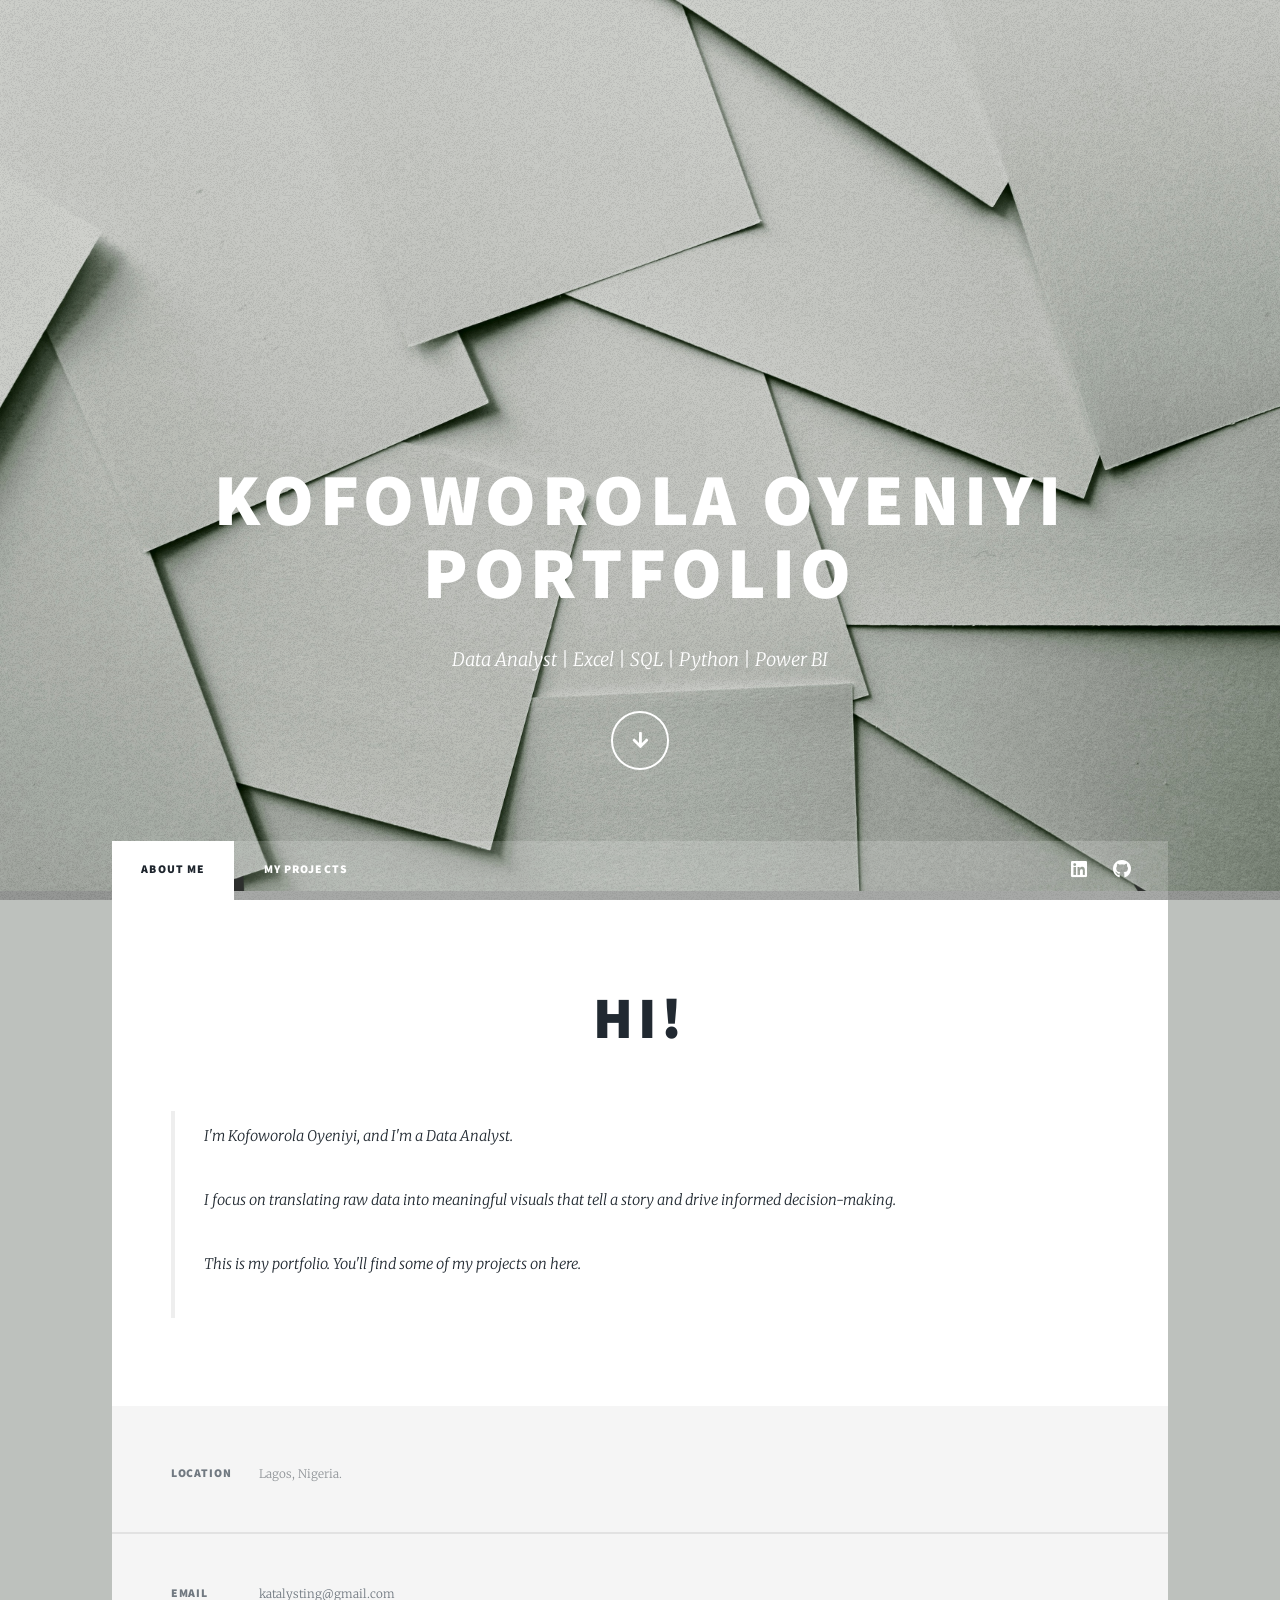
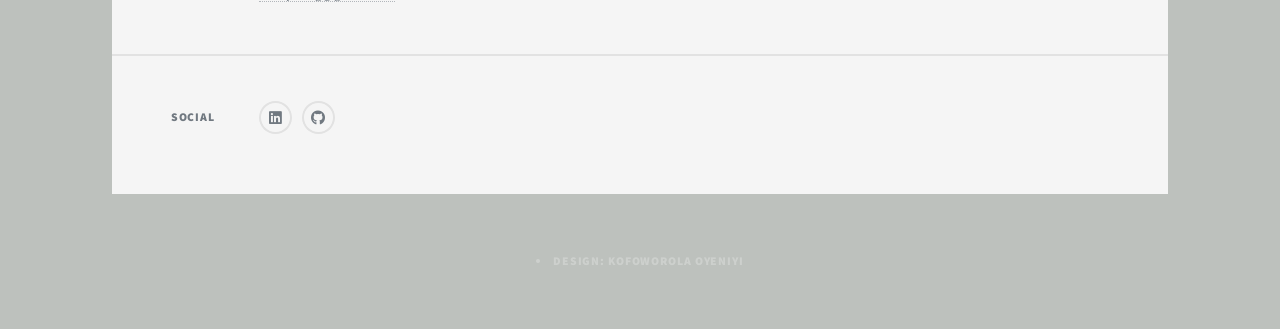
<file: index.html>
<!DOCTYPE HTML>
<!--
	Massively by HTML5 UP
	html5up.net | @ajlkn
	Free for personal and commercial use under the CCA 3.0 license (html5up.net/license)
-->
<html>
	<head>
		<title>Kofoworola Oyeniyi</title>
		<meta charset="utf-8" />
		<meta name="viewport" content="width=device-width, initial-scale=1, user-scalable=no" />
		<link rel="stylesheet" href="assets/css/main.css" />
		<noscript><link rel="stylesheet" href="assets/css/noscript.css" /></noscript>
	</head>
	<body class="is-preload">

		<!-- Wrapper -->
			<div id="wrapper" class="fade-in">

				<!-- Intro -->
					<div id="intro">
						<h1>Kofoworola Oyeniyi<br />
						Portfolio</h1>
						<p>Data Analyst | Excel | SQL | Python | Power BI </p>
						<ul class="actions">
							<li><a href="#header" class="button icon solid solo fa-arrow-down scrolly">Continue</a></li>
						</ul>
					</div>

				<!-- Header -->
					<header id="header">
						<a href="projects.html" class="logo">Kofoworola Oyeniyi</a>
					</header>

				<!-- Nav -->
					<nav id="nav">
						<ul class="links">
							<li class="active"><a href="index.html">About Me</a></li>
							<li><a href="projects.html">My Projects</a></li>
							
						</ul>
						<ul class="icons">						
							<li><a href="https://www.linkedin.com/in/kofoworola-oyeniyi/" class="icon brands alt fa-linkedin"><span class="label">linkedIn</span></a></li>
							<li><a href="https://github.com/Kofoworola-oyeniyi" class="icon brands alt fa-github"><span class="label">GitHub</span></a></li>
						</ul>
					</nav>

				<!-- Main -->
					<div id="main">

						<!-- Post -->
							<section class="post">
								<header class="major">
									<h2>Hi!<br />
									</h2>
								</header>
								<blockquote> 
									<p>I'm Kofoworola Oyeniyi, and I'm a Data Analyst.</p>
								<p>I focus on translating raw data into meaningful visuals that tell a story and drive informed decision-making.</p>
								<p>This is my portfolio. You'll find some of my projects on here.</p>
								</blockquote>
							</section>

					</div>

				<!-- Footer -->
					<footer id="footer">
						
						<section class="split contact">
							<section class="alt">
								<h3>Location</h3>
								<p>Lagos, Nigeria.</p>
							</section>
							<section>
								<h3>Email</h3>
								<p><a href="#">katalysting@gmail.com </a></p>
							</section>
							<section>
								<h3>Social</h3>
								<ul class="icons alt">
									<li><a href="https://www.linkedin.com/in/kofoworola-oyeniyi/" class="icon brands alt fa-linkedin"><span class="label">linkedIn</span></a></li>
									<li><a href="https://github.com/Kofoworola-oyeniyi" class="icon brands alt fa-github"><span class="label">GitHub</span></a></li>
								</ul>
							</section>
						</section>
					</footer>

				<!-- Copyright -->
					<div id="copyright">
						<li>Design: Kofoworola Oyeniyi</li></ul>
					</div>

			</div>

		<!-- Scripts -->
			<script src="assets/js/jquery.min.js"></script>
			<script src="assets/js/jquery.scrollex.min.js"></script>
			<script src="assets/js/jquery.scrolly.min.js"></script>
			<script src="assets/js/browser.min.js"></script>
			<script src="assets/js/breakpoints.min.js"></script>
			<script src="assets/js/util.js"></script>
			<script src="assets/js/main.js"></script>

	</body>

</html>
</file>
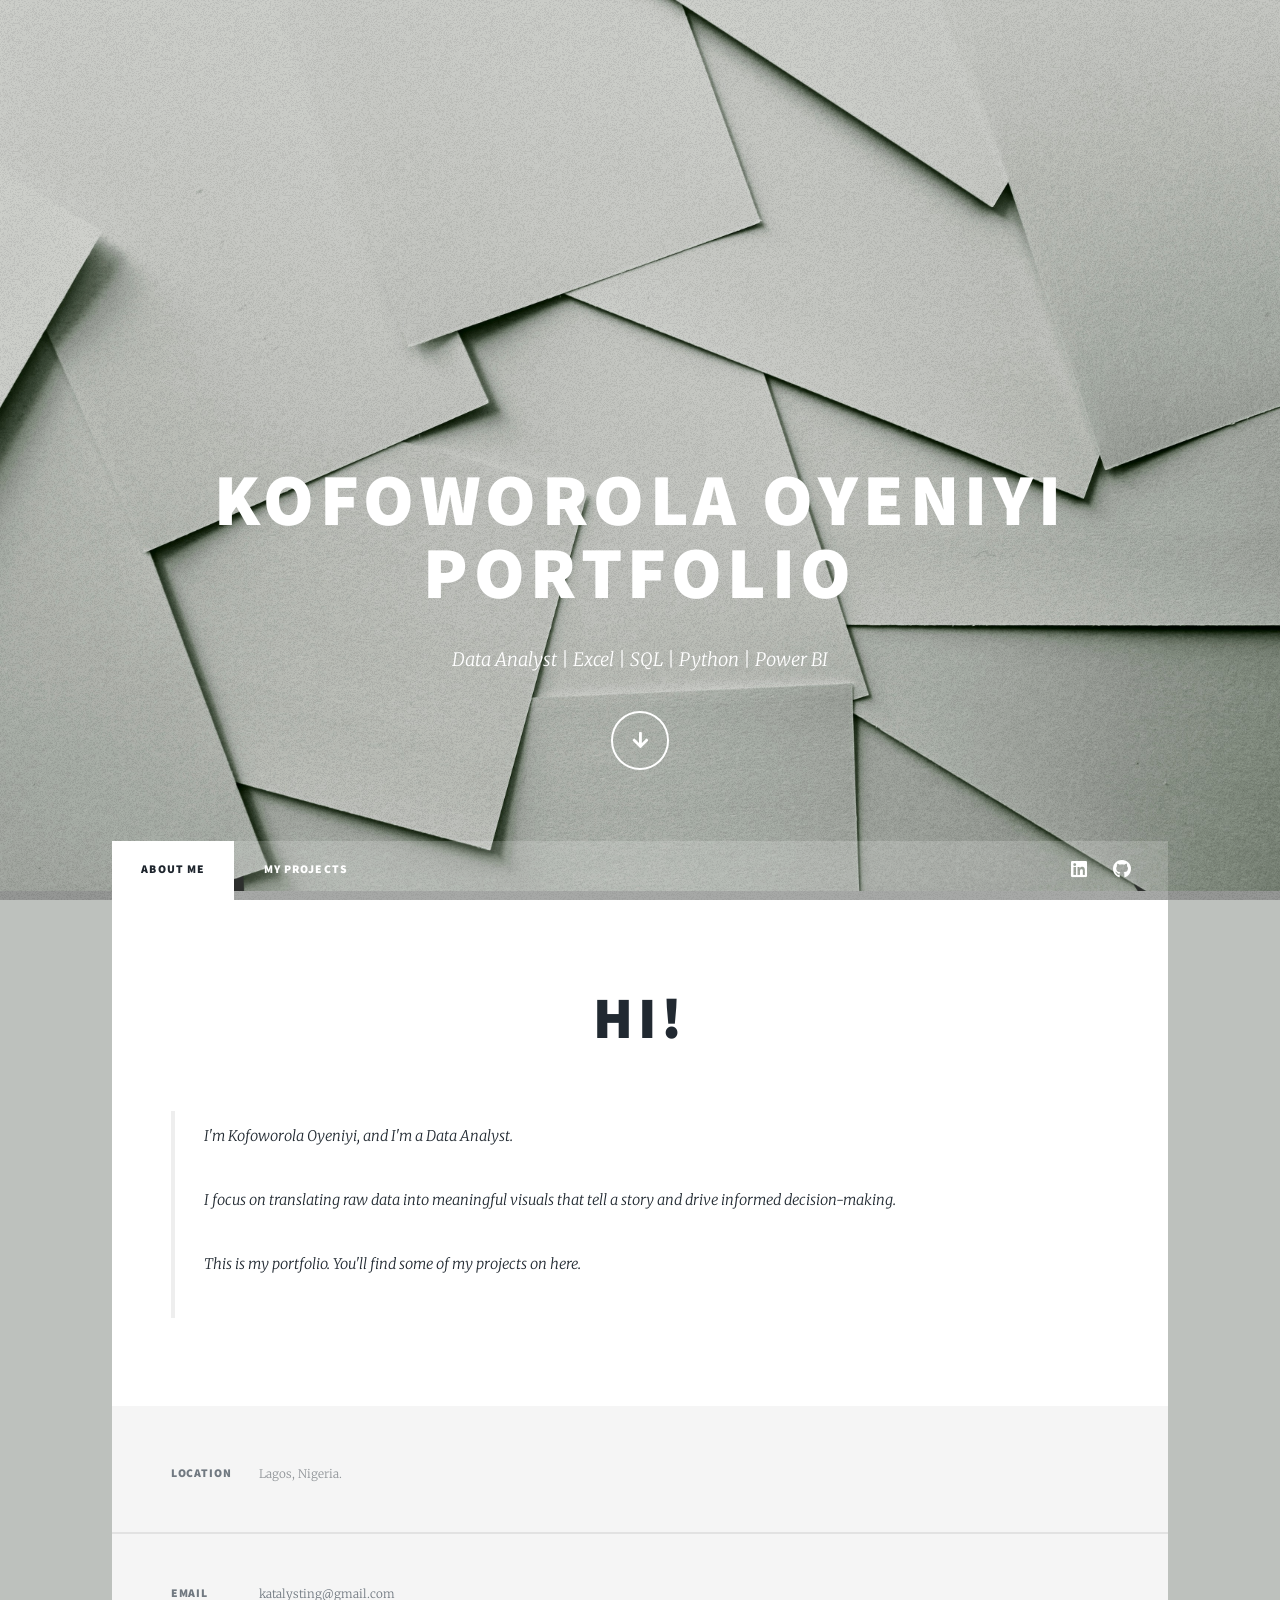
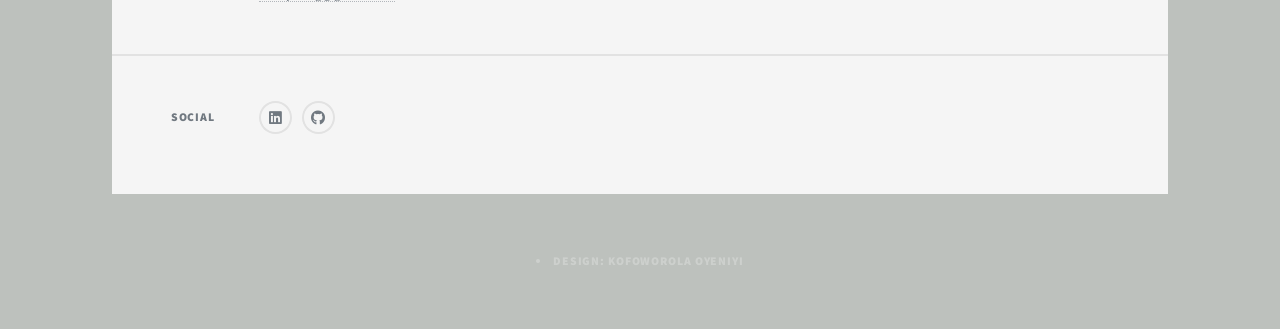
<file: generic.html>
<!DOCTYPE HTML>
<!--
	Massively by HTML5 UP
	html5up.net | @ajlkn
	Free for personal and commercial use under the CCA 3.0 license (html5up.net/license)
-->
<html>
	<head>
		<title>Kofoworola Oyeniyi</title>
		<meta charset="utf-8" />
		<meta name="viewport" content="width=device-width, initial-scale=1, user-scalable=no" />
		<link rel="stylesheet" href="assets/css/main.css" />
		<noscript><link rel="stylesheet" href="assets/css/noscript.css" /></noscript>
	</head>
	<body class="is-preload">

		<!-- Wrapper -->
			<div id="wrapper" class="fade-in">

				<!-- Intro -->
					<div id="intro">
						<h1>Kofoworola Oyeniyi<br />
						Portfolio</h1>
						<p>Data Analyst | Excel | SQL | Python | Power BI </p>
						<ul class="actions">
							<li><a href="#header" class="button icon solid solo fa-arrow-down scrolly">Continue</a></li>
						</ul>
					</div>

				<!-- Header -->
					<header id="header">
						<a href="index.html" class="logo">Kofoworola Oyeniyi</a>
					</header>

				<!-- Nav -->
					<nav id="nav">
						<ul class="links">
							<li class="active"><a href="generic.html">About Me</a></li>
							<li><a href="index.html">My Projects</a></li>
							
						</ul>
						<ul class="icons">						
							<li><a href="https://www.linkedin.com/in/kofoworola-oyeniyi/" class="icon brands alt fa-linkedin"><span class="label">linkedIn</span></a></li>
							<li><a href="https://github.com/Kofoworola-oyeniyi" class="icon brands alt fa-github"><span class="label">GitHub</span></a></li>
						</ul>
					</nav>

				<!-- Main -->
					<div id="main">

						<!-- Post -->
							<section class="post">
								<header class="major">
									<h2>Hi!<br />
									</h2>
								</header>
								<blockquote> 
									<p>I'm Kofoworola Oyeniyi, and I'm a Data Analyst.</p>
								<p>I focus on translating raw data into meaningful visuals that tell a story and drive informed decision-making.</p>
								<p>This is my portfolio. You'll find some of my projects on here.</p>
								</blockquote>
							</section>

					</div>

				<!-- Footer -->
					<footer id="footer">
						
						<section class="split contact">
							<section class="alt">
								<h3>Location</h3>
								<p>Lagos, Nigeria.</p>
							</section>
							<section>
								<h3>Email</h3>
								<p><a href="#">katalysting@gmail.com </a></p>
							</section>
							<section>
								<h3>Social</h3>
								<ul class="icons alt">
									<li><a href="https://www.linkedin.com/in/kofoworola-oyeniyi/" class="icon brands alt fa-linkedin"><span class="label">linkedIn</span></a></li>
									<li><a href="https://github.com/Kofoworola-oyeniyi" class="icon brands alt fa-github"><span class="label">GitHub</span></a></li>
								</ul>
							</section>
						</section>
					</footer>

				<!-- Copyright -->
					<div id="copyright">
						<li>Design: Kofoworola Oyeniyi</li></ul>
					</div>

			</div>

		<!-- Scripts -->
			<script src="assets/js/jquery.min.js"></script>
			<script src="assets/js/jquery.scrollex.min.js"></script>
			<script src="assets/js/jquery.scrolly.min.js"></script>
			<script src="assets/js/browser.min.js"></script>
			<script src="assets/js/breakpoints.min.js"></script>
			<script src="assets/js/util.js"></script>
			<script src="assets/js/main.js"></script>

	</body>
</html>
</file>
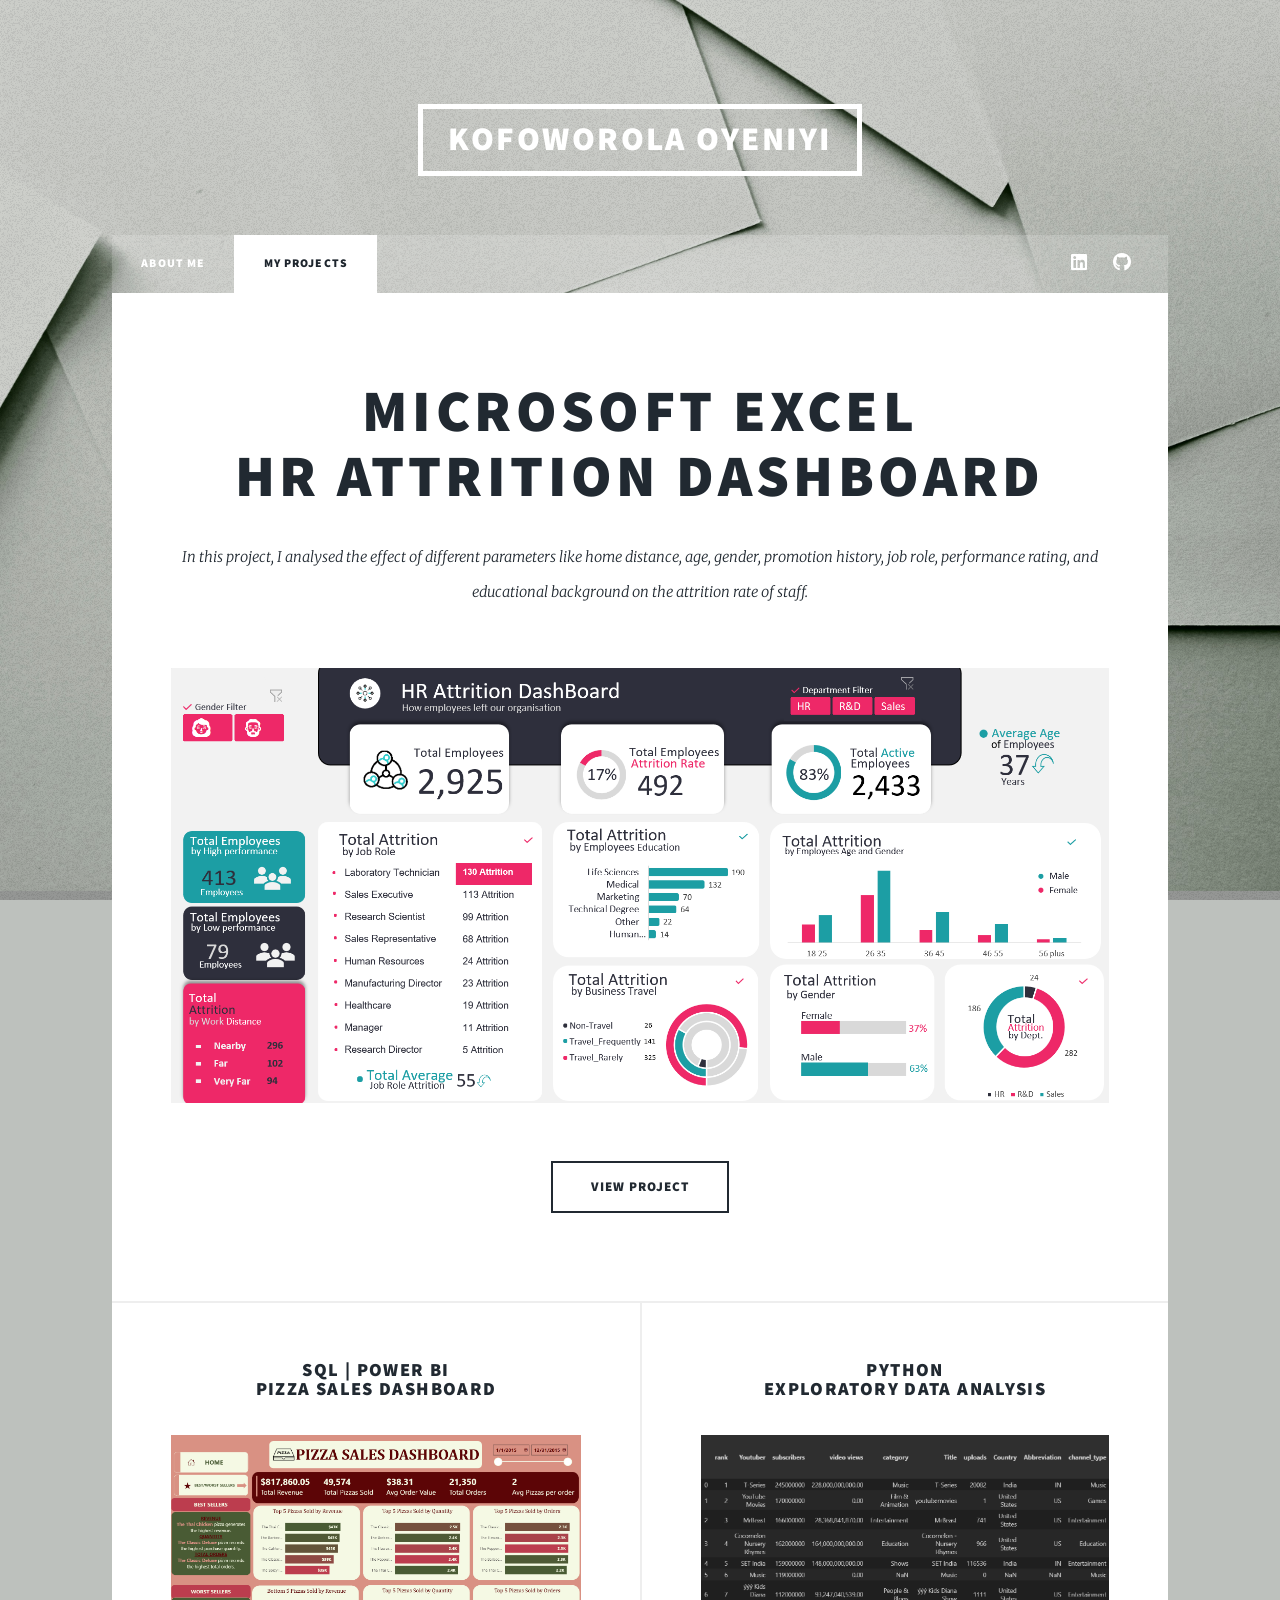
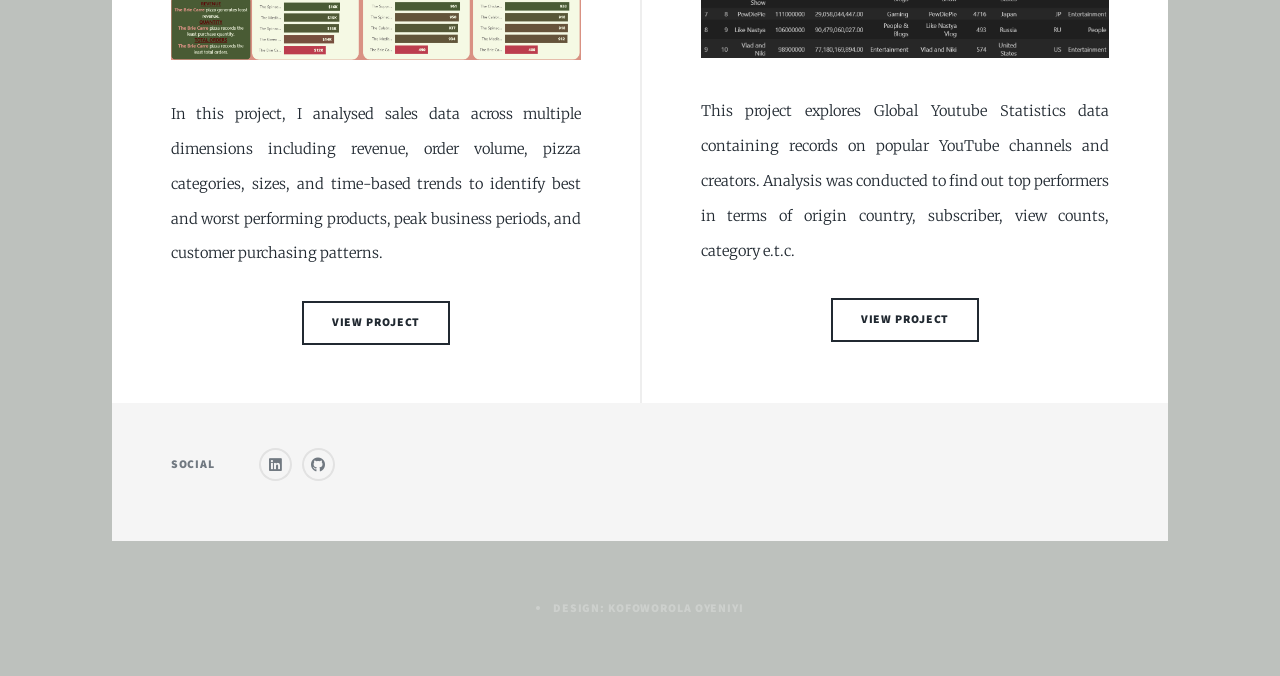
<file: projects.html>
<!DOCTYPE HTML>
<!--
	My First
-->
<html>
	<head>
		<title>Kofoworola Oyeniyi</title>
		<meta charset="utf-8" />
		<meta name="viewport" content="width=device-width, initial-scale=1, user-scalable=no" />
		<link rel="stylesheet" href="assets/css/main.css" />
		<noscript><link rel="stylesheet" href="assets/css/noscript.css" /></noscript>
	</head>
	<body class="is-preload">

		<!-- Wrapper -->
			<div id="wrapper">

				<!-- Header -->
					<header id="header">
						<a href="projects.html" class="logo">Kofoworola Oyeniyi</a>
					</header>

				<!-- Nav -->
					<nav id="nav">
						<ul class="links">
							<li><a href="index.html">About Me</a></li>
							<li class="active"><a href="projects.html">My Projects</a></li>
						</ul>
						<ul class="icons">
							<li><a href="https://www.linkedin.com/in/kofoworola-oyeniyi/" class="icon brands alt fa-linkedin"><span class="label">linkedIn</span></a></li>
							<li><a href="https://github.com/Kofoworola-oyeniyi" class="icon brands alt fa-github"><span class="label">GitHub</span></a></li>
						</ul>
					</nav>

				<!-- Main -->
					<div id="main">

						<!-- Featured Post -->
							<article class="post featured">
								<header class="major">
									<h2><a href="#">MICROSOFT EXCEL<br />
									HR Attrition Dashboard</a></h2>
									<p>In this project, I analysed the effect of different parameters like home distance, age, gender, promotion history, job role, performance rating, and educational background on the attrition rate of staff.</p>
								</header>
								<a href="#" class="image main"><img src="images/hr.png" alt="" /></a>
								<ul class="actions special">
									<li><a href="https://github.com/Kofoworola-oyeniyi/HR-Attrition-Dashboard" class="button large">View Project</a></li>
								</ul>
							</article>
						<!-- Posts -->
							<section class="posts">
								<!--
								<article>
									<header>
										<h2><a href="#">MICROSOFT EXCEL<br />
										HR Attrition Dashboard</a></h2>
									</header>
									<a href="#" class="image fit"><img src="images/hr.png" alt="" /></a>
									<p>In this project, I analysed the effect of different parameters like home distance, age, gender, promotion history, job role, performance rating, and educational background on the attrition rate of staff.</p>
									<ul class="actions special">
										<li><a href="https://github.com/Kofoworola-oyeniyi/HR-Attrition-Dashboard" class="button">View Project</a></li>
									</ul>
								</article>
								-->

								<article>
									<header>
										<h2><a href="#">SQL | POWER BI<br />
										Pizza Sales Dashboard</a></h2>
									</header>
									<a href="#" class="image fit"><img src="images/pizzasales.png" alt="" /></a>
									<p> In this project, I analysed sales data across multiple dimensions including revenue, order volume, pizza categories, sizes, and time-based trends to identify best and worst performing products, peak business periods, and customer purchasing patterns.</p>
									<ul class="actions special">
										<li><a href="https://github.com/Kofoworola-oyeniyi/Pizza-Sales-Dashboard" class="button">View Project</a></li>
									</ul>
								</article>

								<article>
									<header>
										<h2><a href="#"> PYTHON<br />
										 EXPLORATORY DATA ANALYSIS</a></h2>
									</header>
									<a href="#" class="image fit"><img src="images/EDA.png" alt="" /></a>
									<p>This project explores Global Youtube Statistics data containing records on popular YouTube channels and creators. Analysis was conducted to find out top performers in terms of origin country, subscriber, view counts, category e.t.c. </p>
									<ul class="actions special">
										<li><a href="https://github.com/Kofoworola-oyeniyi/Python-EDA-YouTube-Project" class="button">View Project</a></li>
									</ul>
								</article>
								
								<!-- Extra Placeholders for  more projects
								<article>
									<header>
										<h2><a href="#">Tempus sed<br />
										nulla imperdiet</a></h2>
									</header>
									<a href="#" class="image fit"><img src="images/pic05.jpg" alt="" /></a>
									<p>Donec eget ex magna. Interdum et malesuada fames ac ante ipsum primis in faucibus. Pellentesque venenatis dolor imperdiet dolor mattis sagittis magna etiam.</p>
									<ul class="actions special">
										<li><a href="#" class="button">Full Story</a></li>
									</ul>
								</article>

								<article>
									<header>
										<h2><a href="#">Odio magna<br />
										sed consectetur</a></h2>
									</header>
									<a href="#" class="image fit"><img src="images/pic06.jpg" alt="" /></a>
									<p>Donec eget ex magna. Interdum et malesuada fames ac ante ipsum primis in faucibus. Pellentesque venenatis dolor imperdiet dolor mattis sagittis magna etiam.</p>
									<ul class="actions special">
										<li><a href="#" class="button">Full Story</a></li>
									</ul>
								</article>

								<article>
									<header>
										<h2><a href="#">Augue lorem<br />
										primis vestibulum</a></h2>
									</header>
									<a href="#" class="image fit"><img src="images/pic07.jpg" alt="" /></a>
									<p>Donec eget ex magna. Interdum et malesuada fames ac ante ipsum primis in faucibus. Pellentesque venenatis dolor imperdiet dolor mattis sagittis magna etiam.</p>
									<ul class="actions special">
										<li><a href="#" class="button">Full Story</a></li>
									</ul>
								</article>
							</section>
							-->


			</div>

			<!-- Footer -->
					<footer id="footer">
						
						<section class="split contact">
							
							<section>
								<h3>Social</h3>
								<ul class="icons alt">
									<li><a href="https://www.linkedin.com/in/kofoworola-oyeniyi/" class="icon brands alt fa-linkedin"><span class="label">linkedIn</span></a></li>
									<li><a href="https://github.com/Kofoworola-oyeniyi" class="icon brands alt fa-github"><span class="label">GitHub</span></a></li>
								</ul>
							</section>
						</section>
					</footer>

				<!-- Copyright -->
					<div id="copyright">
						<li>Design: Kofoworola Oyeniyi</li></ul>
					</div>

		<!-- Scripts -->
			<script src="assets/js/jquery.min.js"></script>
			<script src="assets/js/jquery.scrollex.min.js"></script>
			<script src="assets/js/jquery.scrolly.min.js"></script>
			<script src="assets/js/browser.min.js"></script>
			<script src="assets/js/breakpoints.min.js"></script>
			<script src="assets/js/util.js"></script>
			<script src="assets/js/main.js"></script>

	</body>

</html>
</file>
<file: assets/css/main.css>
@import url(fontawesome-all.min.css);
@import url("https://fonts.googleapis.com/css?family=Merriweather:300,700,300italic,700italic|Source+Sans+Pro:900");

/*
	Massively by HTML5 UP
	html5up.net | @ajlkn
	Free for personal and commercial use under the CCA 3.0 license (html5up.net/license)
*/

html, body, div, span, applet, object,
iframe, h1, h2, h3, h4, h5, h6, p, blockquote,
pre, a, abbr, acronym, address, big, cite,
code, del, dfn, em, img, ins, kbd, q, s, samp,
small, strike, strong, sub, sup, tt, var, b,
u, i, center, dl, dt, dd, ol, ul, li, fieldset,
form, label, legend, table, caption, tbody,
tfoot, thead, tr, th, td, article, aside,
canvas, details, embed, figure, figcaption,
footer, header, hgroup, menu, nav, output, ruby,
section, summary, time, mark, audio, video {
	margin: 0;
	padding: 0;
	border: 0;
	font-size: 100%;
	font: inherit;
	vertical-align: baseline;}

article, aside, details, figcaption, figure,
footer, header, hgroup, menu, nav, section {
	display: block;}

body {
	line-height: 1;
}

ol, ul {
	list-style: none;
}

blockquote, q {
	quotes: none;
}

	blockquote:before, blockquote:after, q:before, q:after {
		content: '';
		content: none;
	}

table {
	border-collapse: collapse;
	border-spacing: 0;
}

body {
	-webkit-text-size-adjust: none;
}

mark {
	background-color: transparent;
	color: inherit;
}

input::-moz-focus-inner {
	border: 0;
	padding: 0;
}

input, select, textarea {
	-moz-appearance: none;
	-webkit-appearance: none;
	-ms-appearance: none;
	appearance: none;
}

/* Basic */

	@-ms-viewport {
		width: device-width;
	}

	body {
		-ms-overflow-style: scrollbar;
	}

	@media screen and (max-width: 480px) {

		html, body {
			min-width: 320px;
		}

	}

	html {
		box-sizing: border-box;
	}

	*, *:before, *:after {
		box-sizing: inherit;
	}

	body {
		background-color: #bdc1bd;
	}

		body.is-preload *, body.is-preload *:before, body.is-preload *:after {
			-moz-animation: none !important;
			-webkit-animation: none !important;
			-ms-animation: none !important;
			animation: none !important;
			-moz-transition: none !important;
			-webkit-transition: none !important;
			-ms-transition: none !important;
			transition: none !important;
		}

/* Type */

	html {
		font-size: 16pt;
	}

		@media screen and (max-width: 1680px) {

			html {
				font-size: 12pt;
			}

		}

		@media screen and (max-width: 1280px) {

			html {
				font-size: 11pt;
			}

		}

		@media screen and (max-width: 360px) {

			html {
				font-size: 10pt;
			}

		}

	body {
		color: #212931;
	}

	body, input, select, textarea {
		font-family: "Merriweather", Georgia, serif;
		font-weight: 300;
		font-size: 1rem;
		line-height: 2.375;
	}

	a {
		-moz-transition: color 0.2s ease-in-out, background-color 0.2s ease-in-out, border-color 0.2s ease-in-out, box-shadow 0.2s ease-in-out;
		-webkit-transition: color 0.2s ease-in-out, background-color 0.2s ease-in-out, border-color 0.2s ease-in-out, box-shadow 0.2s ease-in-out;
		-ms-transition: color 0.2s ease-in-out, background-color 0.2s ease-in-out, border-color 0.2s ease-in-out, box-shadow 0.2s ease-in-out;
		transition: color 0.2s ease-in-out, background-color 0.2s ease-in-out, border-color 0.2s ease-in-out, box-shadow 0.2s ease-in-out;
		border-bottom: dotted 1px;
		text-decoration: none;
	}

		a:hover {
			border-bottom-color: transparent;
		}

	strong, b {
		font-weight: 600;
	}

	em, i {
		font-style: italic;
	}

	p {
		text-align: justify;
		margin: 0 0 2rem 0;
	}

	h1, h2, h3, h4, h5, h6 {
		font-family: "Source Sans Pro", Helvetica, sans-serif;
		font-weight: 900;
		line-height: 1.5;
		letter-spacing: 0.075em;
		text-transform: uppercase;
		margin: 0 0 1rem 0;
	}

		h1 a, h2 a, h3 a, h4 a, h5 a, h6 a {
			border-bottom: 0;
			color: inherit;
			text-decoration: none;
		}

	h1 {
		font-size: 4rem;
		line-height: 1.1;
		margin: 0 0 2rem 0;
	}

	h2 {
		font-size: 1.25rem;
		line-height: 1;
		margin: 0 0 1.5rem 0;
	}

	h3 {
		font-size: 1.25rem;
		margin: 0 0 1.5rem 0;
	}

	h4 {
		font-size: 1rem;
	}

	h5 {
		font-size: 0.9rem;
	}

	h6 {
		font-size: 0.8rem;
	}

	sub {
		font-size: 0.8rem;
		position: relative;
		top: 0.5rem;
	}

	sup {
		font-size: 0.8rem;
		position: relative;
		top: -0.5rem;
	}

	blockquote {
		border-left: solid 4px;
		font-style: italic;
		margin: 0 0 2rem 0;
		padding: 0.5rem 0 0.5rem 2rem;
	}

	code {
		border: solid 2px;
		font-family: "Courier New", monospace;
		font-size: 0.9rem;
		margin: 0 0.25rem;
		padding: 0.25rem 0.65rem;
	}

	pre {
		-webkit-overflow-scrolling: touch;
		font-family: "Courier New", monospace;
		font-size: 0.9rem;
		margin: 0 0 2rem 0;
	}

		pre code {
			display: block;
			line-height: 1.75;
			padding: 1rem 1.5rem;
			overflow-x: auto;
		}

	hr {
		border: 0;
		border-bottom: solid 2px;
		margin: 3rem 0;
	}

		hr.major {
			margin: 5rem 0;
		}

	.align-left {
		text-align: left;
	}

	.align-center {
		text-align: center;
	}

	.align-right {
		text-align: right;
	}

	input, select, textarea {
		color: #212931;
	}

	a {
		color: #212931;
		border-bottom-color: rgba(33, 41, 49, 0.5);
	}

		a:hover {
			border-bottom-color: transparent;
			color: #212931 !important;
		}

	strong, b {
		color: #212931;
	}

	h1, h2, h3, h4, h5, h6 {
		color: #212931;
	}

	blockquote {
		border-left-color: #eeeeee;
	}

	code {
		background: rgba(220, 220, 220, 0.25);
		border-color: #eeeeee;
	}

	hr {
		border-bottom-color: #eeeeee;
	}

/* Row */

	.row {
		display: flex;
		flex-wrap: wrap;
		box-sizing: border-box;
		align-items: stretch;
	}

		.row > * {
			box-sizing: border-box;
		}

		.row.gtr-uniform > * > :last-child {
			margin-bottom: 0;
		}

		.row.aln-left {
			justify-content: flex-start;
		}

		.row.aln-center {
			justify-content: center;
		}

		.row.aln-right {
			justify-content: flex-end;
		}

		.row.aln-top {
			align-items: flex-start;
		}

		.row.aln-middle {
			align-items: center;
		}

		.row.aln-bottom {
			align-items: flex-end;
		}

		.row > .imp {
			order: -1;
		}

		.row > .col-1 {
			width: 8.33333%;
		}

		.row > .off-1 {
			margin-left: 8.33333%;
		}

		.row > .col-2 {
			width: 16.66667%;
		}

		.row > .off-2 {
			margin-left: 16.66667%;
		}

		.row > .col-3 {
			width: 25%;
		}

		.row > .off-3 {
			margin-left: 25%;
		}

		.row > .col-4 {
			width: 33.33333%;
		}

		.row > .off-4 {
			margin-left: 33.33333%;
		}

		.row > .col-5 {
			width: 41.66667%;
		}

		.row > .off-5 {
			margin-left: 41.66667%;
		}

		.row > .col-6 {
			width: 50%;
		}

		.row > .off-6 {
			margin-left: 50%;
		}

		.row > .col-7 {
			width: 58.33333%;
		}

		.row > .off-7 {
			margin-left: 58.33333%;
		}

		.row > .col-8 {
			width: 66.66667%;
		}

		.row > .off-8 {
			margin-left: 66.66667%;
		}

		.row > .col-9 {
			width: 75%;
		}

		.row > .off-9 {
			margin-left: 75%;
		}

		.row > .col-10 {
			width: 83.33333%;
		}

		.row > .off-10 {
			margin-left: 83.33333%;
		}

		.row > .col-11 {
			width: 91.66667%;
		}

		.row > .off-11 {
			margin-left: 91.66667%;
		}

		.row > .col-12 {
			width: 100%;
		}

		.row > .off-12 {
			margin-left: 100%;
		}

		.row.gtr-0 {
			margin-top: 0;
			margin-left: 0rem;
		}

			.row.gtr-0 > * {
				padding: 0 0 0 0rem;
			}

			.row.gtr-0.gtr-uniform {
				margin-top: 0rem;
			}

				.row.gtr-0.gtr-uniform > * {
					padding-top: 0rem;
				}

		.row.gtr-25 {
			margin-top: 0;
			margin-left: -0.375rem;
		}

			.row.gtr-25 > * {
				padding: 0 0 0 0.375rem;
			}

			.row.gtr-25.gtr-uniform {
				margin-top: -0.375rem;
			}

				.row.gtr-25.gtr-uniform > * {
					padding-top: 0.375rem;
				}

		.row.gtr-50 {
			margin-top: 0;
			margin-left: -0.75rem;
		}

			.row.gtr-50 > * {
				padding: 0 0 0 0.75rem;
			}

			.row.gtr-50.gtr-uniform {
				margin-top: -0.75rem;
			}

				.row.gtr-50.gtr-uniform > * {
					padding-top: 0.75rem;
				}

		.row {
			margin-top: 0;
			margin-left: -1.5rem;
		}

			.row > * {
				padding: 0 0 0 1.5rem;
			}

			.row.gtr-uniform {
				margin-top: -1.5rem;
			}

				.row.gtr-uniform > * {
					padding-top: 1.5rem;
				}

		.row.gtr-150 {
			margin-top: 0;
			margin-left: -2.25rem;
		}

			.row.gtr-150 > * {
				padding: 0 0 0 2.25rem;
			}

			.row.gtr-150.gtr-uniform {
				margin-top: -2.25rem;
			}

				.row.gtr-150.gtr-uniform > * {
					padding-top: 2.25rem;
				}

		.row.gtr-200 {
			margin-top: 0;
			margin-left: -3rem;
		}

			.row.gtr-200 > * {
				padding: 0 0 0 3rem;
			}

			.row.gtr-200.gtr-uniform {
				margin-top: -3rem;
			}

				.row.gtr-200.gtr-uniform > * {
					padding-top: 3rem;
				}

		@media screen and (max-width: 1680px) {

			.row {
				display: flex;
				flex-wrap: wrap;
				box-sizing: border-box;
				align-items: stretch;
			}

				.row > * {
					box-sizing: border-box;
				}

				.row.gtr-uniform > * > :last-child {
					margin-bottom: 0;
				}

				.row.aln-left {
					justify-content: flex-start;
				}

				.row.aln-center {
					justify-content: center;
				}

				.row.aln-right {
					justify-content: flex-end;
				}

				.row.aln-top {
					align-items: flex-start;
				}

				.row.aln-middle {
					align-items: center;
				}

				.row.aln-bottom {
					align-items: flex-end;
				}

				.row > .imp-xlarge {
					order: -1;
				}

				.row > .col-1-xlarge {
					width: 8.33333%;
				}

				.row > .off-1-xlarge {
					margin-left: 8.33333%;
				}

				.row > .col-2-xlarge {
					width: 16.66667%;
				}

				.row > .off-2-xlarge {
					margin-left: 16.66667%;
				}

				.row > .col-3-xlarge {
					width: 25%;
				}

				.row > .off-3-xlarge {
					margin-left: 25%;
				}

				.row > .col-4-xlarge {
					width: 33.33333%;
				}

				.row > .off-4-xlarge {
					margin-left: 33.33333%;
				}

				.row > .col-5-xlarge {
					width: 41.66667%;
				}

				.row > .off-5-xlarge {
					margin-left: 41.66667%;
				}

				.row > .col-6-xlarge {
					width: 50%;
				}

				.row > .off-6-xlarge {
					margin-left: 50%;
				}

				.row > .col-7-xlarge {
					width: 58.33333%;
				}

				.row > .off-7-xlarge {
					margin-left: 58.33333%;
				}

				.row > .col-8-xlarge {
					width: 66.66667%;
				}

				.row > .off-8-xlarge {
					margin-left: 66.66667%;
				}

				.row > .col-9-xlarge {
					width: 75%;
				}

				.row > .off-9-xlarge {
					margin-left: 75%;
				}

				.row > .col-10-xlarge {
					width: 83.33333%;
				}

				.row > .off-10-xlarge {
					margin-left: 83.33333%;
				}

				.row > .col-11-xlarge {
					width: 91.66667%;
				}

				.row > .off-11-xlarge {
					margin-left: 91.66667%;
				}

				.row > .col-12-xlarge {
					width: 100%;
				}

				.row > .off-12-xlarge {
					margin-left: 100%;
				}

				.row.gtr-0 {
					margin-top: 0;
					margin-left: 0rem;
				}

					.row.gtr-0 > * {
						padding: 0 0 0 0rem;
					}

					.row.gtr-0.gtr-uniform {
						margin-top: 0rem;
					}

						.row.gtr-0.gtr-uniform > * {
							padding-top: 0rem;
						}

				.row.gtr-25 {
					margin-top: 0;
					margin-left: -0.375rem;
				}

					.row.gtr-25 > * {
						padding: 0 0 0 0.375rem;
					}

					.row.gtr-25.gtr-uniform {
						margin-top: -0.375rem;
					}

						.row.gtr-25.gtr-uniform > * {
							padding-top: 0.375rem;
						}

				.row.gtr-50 {
					margin-top: 0;
					margin-left: -0.75rem;
				}

					.row.gtr-50 > * {
						padding: 0 0 0 0.75rem;
					}

					.row.gtr-50.gtr-uniform {
						margin-top: -0.75rem;
					}

						.row.gtr-50.gtr-uniform > * {
							padding-top: 0.75rem;
						}

				.row {
					margin-top: 0;
					margin-left: -1.5rem;
				}

					.row > * {
						padding: 0 0 0 1.5rem;
					}

					.row.gtr-uniform {
						margin-top: -1.5rem;
					}

						.row.gtr-uniform > * {
							padding-top: 1.5rem;
						}

				.row.gtr-150 {
					margin-top: 0;
					margin-left: -2.25rem;
				}

					.row.gtr-150 > * {
						padding: 0 0 0 2.25rem;
					}

					.row.gtr-150.gtr-uniform {
						margin-top: -2.25rem;
					}

						.row.gtr-150.gtr-uniform > * {
							padding-top: 2.25rem;
						}

				.row.gtr-200 {
					margin-top: 0;
					margin-left: -3rem;
				}

					.row.gtr-200 > * {
						padding: 0 0 0 3rem;
					}

					.row.gtr-200.gtr-uniform {
						margin-top: -3rem;
					}

						.row.gtr-200.gtr-uniform > * {
							padding-top: 3rem;
						}

		}

		@media screen and (max-width: 1280px) {

			.row {
				display: flex;
				flex-wrap: wrap;
				box-sizing: border-box;
				align-items: stretch;
			}

				.row > * {
					box-sizing: border-box;
				}

				.row.gtr-uniform > * > :last-child {
					margin-bottom: 0;
				}

				.row.aln-left {
					justify-content: flex-start;
				}

				.row.aln-center {
					justify-content: center;
				}

				.row.aln-right {
					justify-content: flex-end;
				}

				.row.aln-top {
					align-items: flex-start;
				}

				.row.aln-middle {
					align-items: center;
				}

				.row.aln-bottom {
					align-items: flex-end;
				}

				.row > .imp-large {
					order: -1;
				}

				.row > .col-1-large {
					width: 8.33333%;
				}

				.row > .off-1-large {
					margin-left: 8.33333%;
				}

				.row > .col-2-large {
					width: 16.66667%;
				}

				.row > .off-2-large {
					margin-left: 16.66667%;
				}

				.row > .col-3-large {
					width: 25%;
				}

				.row > .off-3-large {
					margin-left: 25%;
				}

				.row > .col-4-large {
					width: 33.33333%;
				}

				.row > .off-4-large {
					margin-left: 33.33333%;
				}

				.row > .col-5-large {
					width: 41.66667%;
				}

				.row > .off-5-large {
					margin-left: 41.66667%;
				}

				.row > .col-6-large {
					width: 50%;
				}

				.row > .off-6-large {
					margin-left: 50%;
				}

				.row > .col-7-large {
					width: 58.33333%;
				}

				.row > .off-7-large {
					margin-left: 58.33333%;
				}

				.row > .col-8-large {
					width: 66.66667%;
				}

				.row > .off-8-large {
					margin-left: 66.66667%;
				}

				.row > .col-9-large {
					width: 75%;
				}

				.row > .off-9-large {
					margin-left: 75%;
				}

				.row > .col-10-large {
					width: 83.33333%;
				}

				.row > .off-10-large {
					margin-left: 83.33333%;
				}

				.row > .col-11-large {
					width: 91.66667%;
				}

				.row > .off-11-large {
					margin-left: 91.66667%;
				}

				.row > .col-12-large {
					width: 100%;
				}

				.row > .off-12-large {
					margin-left: 100%;
				}

				.row.gtr-0 {
					margin-top: 0;
					margin-left: 0rem;
				}

					.row.gtr-0 > * {
						padding: 0 0 0 0rem;
					}

					.row.gtr-0.gtr-uniform {
						margin-top: 0rem;
					}

						.row.gtr-0.gtr-uniform > * {
							padding-top: 0rem;
						}

				.row.gtr-25 {
					margin-top: 0;
					margin-left: -0.375rem;
				}

					.row.gtr-25 > * {
						padding: 0 0 0 0.375rem;
					}

					.row.gtr-25.gtr-uniform {
						margin-top: -0.375rem;
					}

						.row.gtr-25.gtr-uniform > * {
							padding-top: 0.375rem;
						}

				.row.gtr-50 {
					margin-top: 0;
					margin-left: -0.75rem;
				}

					.row.gtr-50 > * {
						padding: 0 0 0 0.75rem;
					}

					.row.gtr-50.gtr-uniform {
						margin-top: -0.75rem;
					}

						.row.gtr-50.gtr-uniform > * {
							padding-top: 0.75rem;
						}

				.row {
					margin-top: 0;
					margin-left: -1.5rem;
				}

					.row > * {
						padding: 0 0 0 1.5rem;
					}

					.row.gtr-uniform {
						margin-top: -1.5rem;
					}

						.row.gtr-uniform > * {
							padding-top: 1.5rem;
						}

				.row.gtr-150 {
					margin-top: 0;
					margin-left: -2.25rem;
				}

					.row.gtr-150 > * {
						padding: 0 0 0 2.25rem;
					}

					.row.gtr-150.gtr-uniform {
						margin-top: -2.25rem;
					}

						.row.gtr-150.gtr-uniform > * {
							padding-top: 2.25rem;
						}

				.row.gtr-200 {
					margin-top: 0;
					margin-left: -3rem;
				}

					.row.gtr-200 > * {
						padding: 0 0 0 3rem;
					}

					.row.gtr-200.gtr-uniform {
						margin-top: -3rem;
					}

						.row.gtr-200.gtr-uniform > * {
							padding-top: 3rem;
						}

		}

		@media screen and (max-width: 980px) {

			.row {
				display: flex;
				flex-wrap: wrap;
				box-sizing: border-box;
				align-items: stretch;
			}

				.row > * {
					box-sizing: border-box;
				}

				.row.gtr-uniform > * > :last-child {
					margin-bottom: 0;
				}

				.row.aln-left {
					justify-content: flex-start;
				}

				.row.aln-center {
					justify-content: center;
				}

				.row.aln-right {
					justify-content: flex-end;
				}

				.row.aln-top {
					align-items: flex-start;
				}

				.row.aln-middle {
					align-items: center;
				}

				.row.aln-bottom {
					align-items: flex-end;
				}

				.row > .imp-medium {
					order: -1;
				}

				.row > .col-1-medium {
					width: 8.33333%;
				}

				.row > .off-1-medium {
					margin-left: 8.33333%;
				}

				.row > .col-2-medium {
					width: 16.66667%;
				}

				.row > .off-2-medium {
					margin-left: 16.66667%;
				}

				.row > .col-3-medium {
					width: 25%;
				}

				.row > .off-3-medium {
					margin-left: 25%;
				}

				.row > .col-4-medium {
					width: 33.33333%;
				}

				.row > .off-4-medium {
					margin-left: 33.33333%;
				}

				.row > .col-5-medium {
					width: 41.66667%;
				}

				.row > .off-5-medium {
					margin-left: 41.66667%;
				}

				.row > .col-6-medium {
					width: 50%;
				}

				.row > .off-6-medium {
					margin-left: 50%;
				}

				.row > .col-7-medium {
					width: 58.33333%;
				}

				.row > .off-7-medium {
					margin-left: 58.33333%;
				}

				.row > .col-8-medium {
					width: 66.66667%;
				}

				.row > .off-8-medium {
					margin-left: 66.66667%;
				}

				.row > .col-9-medium {
					width: 75%;
				}

				.row > .off-9-medium {
					margin-left: 75%;
				}

				.row > .col-10-medium {
					width: 83.33333%;
				}

				.row > .off-10-medium {
					margin-left: 83.33333%;
				}

				.row > .col-11-medium {
					width: 91.66667%;
				}

				.row > .off-11-medium {
					margin-left: 91.66667%;
				}

				.row > .col-12-medium {
					width: 100%;
				}

				.row > .off-12-medium {
					margin-left: 100%;
				}

				.row.gtr-0 {
					margin-top: 0;
					margin-left: 0rem;
				}

					.row.gtr-0 > * {
						padding: 0 0 0 0rem;
					}

					.row.gtr-0.gtr-uniform {
						margin-top: 0rem;
					}

						.row.gtr-0.gtr-uniform > * {
							padding-top: 0rem;
						}

				.row.gtr-25 {
					margin-top: 0;
					margin-left: -0.375rem;
				}

					.row.gtr-25 > * {
						padding: 0 0 0 0.375rem;
					}

					.row.gtr-25.gtr-uniform {
						margin-top: -0.375rem;
					}

						.row.gtr-25.gtr-uniform > * {
							padding-top: 0.375rem;
						}

				.row.gtr-50 {
					margin-top: 0;
					margin-left: -0.75rem;
				}

					.row.gtr-50 > * {
						padding: 0 0 0 0.75rem;
					}

					.row.gtr-50.gtr-uniform {
						margin-top: -0.75rem;
					}

						.row.gtr-50.gtr-uniform > * {
							padding-top: 0.75rem;
						}

				.row {
					margin-top: 0;
					margin-left: -1.5rem;
				}

					.row > * {
						padding: 0 0 0 1.5rem;
					}

					.row.gtr-uniform {
						margin-top: -1.5rem;
					}

						.row.gtr-uniform > * {
							padding-top: 1.5rem;
						}

				.row.gtr-150 {
					margin-top: 0;
					margin-left: -2.25rem;
				}

					.row.gtr-150 > * {
						padding: 0 0 0 2.25rem;
					}

					.row.gtr-150.gtr-uniform {
						margin-top: -2.25rem;
					}

						.row.gtr-150.gtr-uniform > * {
							padding-top: 2.25rem;
						}

				.row.gtr-200 {
					margin-top: 0;
					margin-left: -3rem;
				}

					.row.gtr-200 > * {
						padding: 0 0 0 3rem;
					}

					.row.gtr-200.gtr-uniform {
						margin-top: -3rem;
					}

						.row.gtr-200.gtr-uniform > * {
							padding-top: 3rem;
						}

		}

		@media screen and (max-width: 736px) {

			.row {
				display: flex;
				flex-wrap: wrap;
				box-sizing: border-box;
				align-items: stretch;
			}

				.row > * {
					box-sizing: border-box;
				}

				.row.gtr-uniform > * > :last-child {
					margin-bottom: 0;
				}

				.row.aln-left {
					justify-content: flex-start;
				}

				.row.aln-center {
					justify-content: center;
				}

				.row.aln-right {
					justify-content: flex-end;
				}

				.row.aln-top {
					align-items: flex-start;
				}

				.row.aln-middle {
					align-items: center;
				}

				.row.aln-bottom {
					align-items: flex-end;
				}

				.row > .imp-small {
					order: -1;
				}

				.row > .col-1-small {
					width: 8.33333%;
				}

				.row > .off-1-small {
					margin-left: 8.33333%;
				}

				.row > .col-2-small {
					width: 16.66667%;
				}

				.row > .off-2-small {
					margin-left: 16.66667%;
				}

				.row > .col-3-small {
					width: 25%;
				}

				.row > .off-3-small {
					margin-left: 25%;
				}

				.row > .col-4-small {
					width: 33.33333%;
				}

				.row > .off-4-small {
					margin-left: 33.33333%;
				}

				.row > .col-5-small {
					width: 41.66667%;
				}

				.row > .off-5-small {
					margin-left: 41.66667%;
				}

				.row > .col-6-small {
					width: 50%;
				}

				.row > .off-6-small {
					margin-left: 50%;
				}

				.row > .col-7-small {
					width: 58.33333%;
				}

				.row > .off-7-small {
					margin-left: 58.33333%;
				}

				.row > .col-8-small {
					width: 66.66667%;
				}

				.row > .off-8-small {
					margin-left: 66.66667%;
				}

				.row > .col-9-small {
					width: 75%;
				}

				.row > .off-9-small {
					margin-left: 75%;
				}

				.row > .col-10-small {
					width: 83.33333%;
				}

				.row > .off-10-small {
					margin-left: 83.33333%;
				}

				.row > .col-11-small {
					width: 91.66667%;
				}

				.row > .off-11-small {
					margin-left: 91.66667%;
				}

				.row > .col-12-small {
					width: 100%;
				}

				.row > .off-12-small {
					margin-left: 100%;
				}

				.row.gtr-0 {
					margin-top: 0;
					margin-left: 0rem;
				}

					.row.gtr-0 > * {
						padding: 0 0 0 0rem;
					}

					.row.gtr-0.gtr-uniform {
						margin-top: 0rem;
					}

						.row.gtr-0.gtr-uniform > * {
							padding-top: 0rem;
						}

				.row.gtr-25 {
					margin-top: 0;
					margin-left: -0.375rem;
				}

					.row.gtr-25 > * {
						padding: 0 0 0 0.375rem;
					}

					.row.gtr-25.gtr-uniform {
						margin-top: -0.375rem;
					}

						.row.gtr-25.gtr-uniform > * {
							padding-top: 0.375rem;
						}

				.row.gtr-50 {
					margin-top: 0;
					margin-left: -0.75rem;
				}

					.row.gtr-50 > * {
						padding: 0 0 0 0.75rem;
					}

					.row.gtr-50.gtr-uniform {
						margin-top: -0.75rem;
					}

						.row.gtr-50.gtr-uniform > * {
							padding-top: 0.75rem;
						}

				.row {
					margin-top: 0;
					margin-left: -1.5rem;
				}

					.row > * {
						padding: 0 0 0 1.5rem;
					}

					.row.gtr-uniform {
						margin-top: -1.5rem;
					}

						.row.gtr-uniform > * {
							padding-top: 1.5rem;
						}

				.row.gtr-150 {
					margin-top: 0;
					margin-left: -2.25rem;
				}

					.row.gtr-150 > * {
						padding: 0 0 0 2.25rem;
					}

					.row.gtr-150.gtr-uniform {
						margin-top: -2.25rem;
					}

						.row.gtr-150.gtr-uniform > * {
							padding-top: 2.25rem;
						}

				.row.gtr-200 {
					margin-top: 0;
					margin-left: -3rem;
				}

					.row.gtr-200 > * {
						padding: 0 0 0 3rem;
					}

					.row.gtr-200.gtr-uniform {
						margin-top: -3rem;
					}

						.row.gtr-200.gtr-uniform > * {
							padding-top: 3rem;
						}

		}

		@media screen and (max-width: 480px) {

			.row {
				display: flex;
				flex-wrap: wrap;
				box-sizing: border-box;
				align-items: stretch;
			}

				.row > * {
					box-sizing: border-box;
				}

				.row.gtr-uniform > * > :last-child {
					margin-bottom: 0;
				}

				.row.aln-left {
					justify-content: flex-start;
				}

				.row.aln-center {
					justify-content: center;
				}

				.row.aln-right {
					justify-content: flex-end;
				}

				.row.aln-top {
					align-items: flex-start;
				}

				.row.aln-middle {
					align-items: center;
				}

				.row.aln-bottom {
					align-items: flex-end;
				}

				.row > .imp-xsmall {
					order: -1;
				}

				.row > .col-1-xsmall {
					width: 8.33333%;
				}

				.row > .off-1-xsmall {
					margin-left: 8.33333%;
				}

				.row > .col-2-xsmall {
					width: 16.66667%;
				}

				.row > .off-2-xsmall {
					margin-left: 16.66667%;
				}

				.row > .col-3-xsmall {
					width: 25%;
				}

				.row > .off-3-xsmall {
					margin-left: 25%;
				}

				.row > .col-4-xsmall {
					width: 33.33333%;
				}

				.row > .off-4-xsmall {
					margin-left: 33.33333%;
				}

				.row > .col-5-xsmall {
					width: 41.66667%;
				}

				.row > .off-5-xsmall {
					margin-left: 41.66667%;
				}

				.row > .col-6-xsmall {
					width: 50%;
				}

				.row > .off-6-xsmall {
					margin-left: 50%;
				}

				.row > .col-7-xsmall {
					width: 58.33333%;
				}

				.row > .off-7-xsmall {
					margin-left: 58.33333%;
				}

				.row > .col-8-xsmall {
					width: 66.66667%;
				}

				.row > .off-8-xsmall {
					margin-left: 66.66667%;
				}

				.row > .col-9-xsmall {
					width: 75%;
				}

				.row > .off-9-xsmall {
					margin-left: 75%;
				}

				.row > .col-10-xsmall {
					width: 83.33333%;
				}

				.row > .off-10-xsmall {
					margin-left: 83.33333%;
				}

				.row > .col-11-xsmall {
					width: 91.66667%;
				}

				.row > .off-11-xsmall {
					margin-left: 91.66667%;
				}

				.row > .col-12-xsmall {
					width: 100%;
				}

				.row > .off-12-xsmall {
					margin-left: 100%;
				}

				.row.gtr-0 {
					margin-top: 0;
					margin-left: 0rem;
				}

					.row.gtr-0 > * {
						padding: 0 0 0 0rem;
					}

					.row.gtr-0.gtr-uniform {
						margin-top: 0rem;
					}

						.row.gtr-0.gtr-uniform > * {
							padding-top: 0rem;
						}

				.row.gtr-25 {
					margin-top: 0;
					margin-left: -0.375rem;
				}

					.row.gtr-25 > * {
						padding: 0 0 0 0.375rem;
					}

					.row.gtr-25.gtr-uniform {
						margin-top: -0.375rem;
					}

						.row.gtr-25.gtr-uniform > * {
							padding-top: 0.375rem;
						}

				.row.gtr-50 {
					margin-top: 0;
					margin-left: -0.75rem;
				}

					.row.gtr-50 > * {
						padding: 0 0 0 0.75rem;
					}

					.row.gtr-50.gtr-uniform {
						margin-top: -0.75rem;
					}

						.row.gtr-50.gtr-uniform > * {
							padding-top: 0.75rem;
						}

				.row {
					margin-top: 0;
					margin-left: -1.5rem;
				}

					.row > * {
						padding: 0 0 0 1.5rem;
					}

					.row.gtr-uniform {
						margin-top: -1.5rem;
					}

						.row.gtr-uniform > * {
							padding-top: 1.5rem;
						}

				.row.gtr-150 {
					margin-top: 0;
					margin-left: -2.25rem;
				}

					.row.gtr-150 > * {
						padding: 0 0 0 2.25rem;
					}

					.row.gtr-150.gtr-uniform {
						margin-top: -2.25rem;
					}

						.row.gtr-150.gtr-uniform > * {
							padding-top: 2.25rem;
						}

				.row.gtr-200 {
					margin-top: 0;
					margin-left: -3rem;
				}

					.row.gtr-200 > * {
						padding: 0 0 0 3rem;
					}

					.row.gtr-200.gtr-uniform {
						margin-top: -3rem;
					}

						.row.gtr-200.gtr-uniform > * {
							padding-top: 3rem;
						}

		}

		@media screen and (max-width: 360px) {

			.row {
				display: flex;
				flex-wrap: wrap;
				box-sizing: border-box;
				align-items: stretch;
			}

				.row > * {
					box-sizing: border-box;
				}

				.row.gtr-uniform > * > :last-child {
					margin-bottom: 0;
				}

				.row.aln-left {
					justify-content: flex-start;
				}

				.row.aln-center {
					justify-content: center;
				}

				.row.aln-right {
					justify-content: flex-end;
				}

				.row.aln-top {
					align-items: flex-start;
				}

				.row.aln-middle {
					align-items: center;
				}

				.row.aln-bottom {
					align-items: flex-end;
				}

				.row > .imp-xxsmall {
					order: -1;
				}

				.row > .col-1-xxsmall {
					width: 8.33333%;
				}

				.row > .off-1-xxsmall {
					margin-left: 8.33333%;
				}

				.row > .col-2-xxsmall {
					width: 16.66667%;
				}

				.row > .off-2-xxsmall {
					margin-left: 16.66667%;
				}

				.row > .col-3-xxsmall {
					width: 25%;
				}

				.row > .off-3-xxsmall {
					margin-left: 25%;
				}

				.row > .col-4-xxsmall {
					width: 33.33333%;
				}

				.row > .off-4-xxsmall {
					margin-left: 33.33333%;
				}

				.row > .col-5-xxsmall {
					width: 41.66667%;
				}

				.row > .off-5-xxsmall {
					margin-left: 41.66667%;
				}

				.row > .col-6-xxsmall {
					width: 50%;
				}

				.row > .off-6-xxsmall {
					margin-left: 50%;
				}

				.row > .col-7-xxsmall {
					width: 58.33333%;
				}

				.row > .off-7-xxsmall {
					margin-left: 58.33333%;
				}

				.row > .col-8-xxsmall {
					width: 66.66667%;
				}

				.row > .off-8-xxsmall {
					margin-left: 66.66667%;
				}

				.row > .col-9-xxsmall {
					width: 75%;
				}

				.row > .off-9-xxsmall {
					margin-left: 75%;
				}

				.row > .col-10-xxsmall {
					width: 83.33333%;
				}

				.row > .off-10-xxsmall {
					margin-left: 83.33333%;
				}

				.row > .col-11-xxsmall {
					width: 91.66667%;
				}

				.row > .off-11-xxsmall {
					margin-left: 91.66667%;
				}

				.row > .col-12-xxsmall {
					width: 100%;
				}

				.row > .off-12-xxsmall {
					margin-left: 100%;
				}

				.row.gtr-0 {
					margin-top: 0;
					margin-left: 0rem;
				}

					.row.gtr-0 > * {
						padding: 0 0 0 0rem;
					}

					.row.gtr-0.gtr-uniform {
						margin-top: 0rem;
					}

						.row.gtr-0.gtr-uniform > * {
							padding-top: 0rem;
						}

				.row.gtr-25 {
					margin-top: 0;
					margin-left: -0.375rem;
				}

					.row.gtr-25 > * {
						padding: 0 0 0 0.375rem;
					}

					.row.gtr-25.gtr-uniform {
						margin-top: -0.375rem;
					}

						.row.gtr-25.gtr-uniform > * {
							padding-top: 0.375rem;
						}

				.row.gtr-50 {
					margin-top: 0;
					margin-left: -0.75rem;
				}

					.row.gtr-50 > * {
						padding: 0 0 0 0.75rem;
					}

					.row.gtr-50.gtr-uniform {
						margin-top: -0.75rem;
					}

						.row.gtr-50.gtr-uniform > * {
							padding-top: 0.75rem;
						}

				.row {
					margin-top: 0;
					margin-left: -1.5rem;
				}

					.row > * {
						padding: 0 0 0 1.5rem;
					}

					.row.gtr-uniform {
						margin-top: -1.5rem;
					}

						.row.gtr-uniform > * {
							padding-top: 1.5rem;
						}

				.row.gtr-150 {
					margin-top: 0;
					margin-left: -2.25rem;
				}

					.row.gtr-150 > * {
						padding: 0 0 0 2.25rem;
					}

					.row.gtr-150.gtr-uniform {
						margin-top: -2.25rem;
					}

						.row.gtr-150.gtr-uniform > * {
							padding-top: 2.25rem;
						}

				.row.gtr-200 {
					margin-top: 0;
					margin-left: -3rem;
				}

					.row.gtr-200 > * {
						padding: 0 0 0 3rem;
					}

					.row.gtr-200.gtr-uniform {
						margin-top: -3rem;
					}

						.row.gtr-200.gtr-uniform > * {
							padding-top: 3rem;
						}

		}

/* Box */

	.box {
		border: solid 2px;
		margin-bottom: 2rem;
		padding: 1.5rem;
	}

		.box > :last-child,
		.box > :last-child > :last-child,
		.box > :last-child > :last-child > :last-child {
			margin-bottom: 0;
		}

		.box.alt {
			border: 0;
			border-radius: 0;
			padding: 0;
		}

	.box {
		border-color: #eeeeee;
	}

/* Button */

	input[type="submit"],
	input[type="reset"],
	input[type="button"],
	button,
	.button {
		-moz-appearance: none;
		-webkit-appearance: none;
		-ms-appearance: none;
		appearance: none;
		-moz-transition: background-color 0.2s ease-in-out, box-shadow 0.2s ease-in-out, color 0.2s ease-in-out;
		-webkit-transition: background-color 0.2s ease-in-out, box-shadow 0.2s ease-in-out, color 0.2s ease-in-out;
		-ms-transition: background-color 0.2s ease-in-out, box-shadow 0.2s ease-in-out, color 0.2s ease-in-out;
		transition: background-color 0.2s ease-in-out, box-shadow 0.2s ease-in-out, color 0.2s ease-in-out;
		border: 0;
		border-radius: 0;
		cursor: pointer;
		display: inline-block;
		font-family: "Source Sans Pro", Helvetica, sans-serif;
		font-size: 0.8rem;
		font-weight: 900;
		letter-spacing: 0.075em;
		height: 3rem;
		line-height: 3rem;
		padding: 0 2rem;
		text-align: center;
		text-decoration: none;
		text-transform: uppercase;
		white-space: nowrap;
	}

		input[type="submit"].icon:before,
		input[type="reset"].icon:before,
		input[type="button"].icon:before,
		button.icon:before,
		.button.icon:before {
			margin-right: 0.5rem;
		}

		input[type="submit"].icon.solo,
		input[type="reset"].icon.solo,
		input[type="button"].icon.solo,
		button.icon.solo,
		.button.icon.solo {
			position: relative;
			width: 4rem;
			height: 4rem;
			line-height: 4rem;
			border-radius: 4rem;
			text-indent: 4rem;
			overflow: hidden;
			padding: 0;
			white-space: nowrap;
		}

			input[type="submit"].icon.solo:before,
			input[type="reset"].icon.solo:before,
			input[type="button"].icon.solo:before,
			button.icon.solo:before,
			.button.icon.solo:before {
				position: absolute;
				display: block;
				top: 0;
				left: 0;
				width: inherit;
				height: inherit;
				line-height: inherit;
				font-size: 1.25rem;
				margin-right: 0;
				text-align: center;
				text-indent: 0;
			}

		input[type="submit"].fit,
		input[type="reset"].fit,
		input[type="button"].fit,
		button.fit,
		.button.fit {
			width: 100%;
		}

		input[type="submit"].small,
		input[type="reset"].small,
		input[type="button"].small,
		button.small,
		.button.small {
			font-size: 0.7rem;
			height: 2.5rem;
			line-height: 2.5rem;
			padding: 0 1.5rem;
		}

		input[type="submit"].large,
		input[type="reset"].large,
		input[type="button"].large,
		button.large,
		.button.large {
			font-size: 0.9rem;
			height: 3.5rem;
			line-height: 3.5rem;
			padding: 0 2.75rem;
		}

		@media screen and (max-width: 980px) {

			input[type="submit"],
			input[type="reset"],
			input[type="button"],
			button,
			.button {
				font-size: 0.9rem;
				height: 3.25rem;
				line-height: 3.25rem;
			}

				input[type="submit"].large,
				input[type="reset"].large,
				input[type="button"].large,
				button.large,
				.button.large {
					font-size: 1rem;
					height: 3.75rem;
					line-height: 3.75rem;
				}

		}

		input[type="submit"].disabled, input[type="submit"]:disabled,
		input[type="reset"].disabled,
		input[type="reset"]:disabled,
		input[type="button"].disabled,
		input[type="button"]:disabled,
		button.disabled,
		button:disabled,
		.button.disabled,
		.button:disabled {
			pointer-events: none;
			opacity: 0.25;
		}

	input[type="submit"],
	input[type="reset"],
	input[type="button"],
	button,
	.button {
		background-color: transparent;
		box-shadow: inset 0 0 0 2px #212931;
		color: #212931 !important;
	}

		input[type="submit"]:hover,
		input[type="reset"]:hover,
		input[type="button"]:hover,
		button:hover,
		.button:hover {
			box-shadow: inset 0 0 0 2px #9d9d9d;
			color: #9a9b9d !important;
		}

		input[type="submit"].primary,
		input[type="reset"].primary,
		input[type="button"].primary,
		button.primary,
		.button.primary {
			background-color: #212931;
			box-shadow: none;
			color: #ffffff !important;
		}

			input[type="submit"].primary:hover,
			input[type="reset"].primary:hover,
			input[type="button"].primary:hover,
			button.primary:hover,
			.button.primary:hover {
				background-color: #212931;
			}

/* Form */

	form {
		margin: 0 0 2rem 0;
	}

		form > :last-child {
			margin-bottom: 0;
		}

		form > .fields {
			display: -moz-flex;
			display: -webkit-flex;
			display: -ms-flex;
			display: flex;
			-moz-flex-wrap: wrap;
			-webkit-flex-wrap: wrap;
			-ms-flex-wrap: wrap;
			flex-wrap: wrap;
			width: calc(100% + 3rem);
			margin: -1.5rem 0 2rem -1.5rem;
		}

			form > .fields > .field {
				-moz-flex-grow: 0;
				-webkit-flex-grow: 0;
				-ms-flex-grow: 0;
				flex-grow: 0;
				-moz-flex-shrink: 0;
				-webkit-flex-shrink: 0;
				-ms-flex-shrink: 0;
				flex-shrink: 0;
				padding: 1.5rem 0 0 1.5rem;
				width: calc(100% - 1.5rem);
			}

				form > .fields > .field.half {
					width: calc(50% - 0.75rem);
				}

				form > .fields > .field.third {
					width: calc(100%/3 - 0.5rem);
				}

				form > .fields > .field.quarter {
					width: calc(25% - 0.375rem);
				}

		@media screen and (max-width: 480px) {

			form > .fields {
				width: calc(100% + 3rem);
				margin: -1.5rem 0 2rem -1.5rem;
			}

				form > .fields > .field {
					padding: 1.5rem 0 0 1.5rem;
					width: calc(100% - 1.5rem);
				}

					form > .fields > .field.half {
						width: calc(100% - 1.5rem);
					}

					form > .fields > .field.third {
						width: calc(100% - 1.5rem);
					}

					form > .fields > .field.quarter {
						width: calc(100% - 1.5rem);
					}

		}

	label {
		display: block;
		font-family: "Source Sans Pro", Helvetica, sans-serif;
		font-weight: 900;
		line-height: 1.5;
		letter-spacing: 0.075em;
		font-size: 0.8rem;
		text-transform: uppercase;
		margin: 0 0 0.75rem 0;
	}

		@media screen and (max-width: 980px) {

			label {
				font-size: 0.9rem;
			}

		}

	input[type="text"],
	input[type="password"],
	input[type="email"],
	select,
	textarea {
		-moz-appearance: none;
		-webkit-appearance: none;
		-ms-appearance: none;
		appearance: none;
		background: transparent;
		border-radius: 0;
		border: solid 2px;
		color: inherit;
		display: block;
		outline: 0;
		padding: 0 1rem;
		text-decoration: none;
		width: 100%;
	}

		input[type="text"]:invalid,
		input[type="password"]:invalid,
		input[type="email"]:invalid,
		select:invalid,
		textarea:invalid {
			box-shadow: none;
		}

	select {
		background-size: 1.25rem;
		background-repeat: no-repeat;
		background-position: calc(100% - 1rem) center;
		height: 3rem;
		padding-right: 3rem;
		text-overflow: ellipsis;
	}

		select:focus::-ms-value {
			background-color: transparent;
		}

		select::-ms-expand {
			display: none;
		}

	input[type="text"],
	input[type="password"],
	input[type="email"],
	select {
		height: 3rem;
	}

	textarea {
		padding: 0.75rem 1rem;
	}

	input[type="checkbox"],
	input[type="radio"] {
		-moz-appearance: none;
		-webkit-appearance: none;
		-ms-appearance: none;
		appearance: none;
		display: block;
		float: left;
		margin-right: -2rem;
		opacity: 0;
		width: 1rem;
		z-index: -1;
	}

		input[type="checkbox"] + label,
		input[type="radio"] + label {
			text-decoration: none;
			cursor: pointer;
			display: inline-block;
			font-size: 1rem;
			letter-spacing: 0;
			font-family: "Merriweather", Georgia, serif;
			text-transform: none;
			font-weight: 300;
			padding-left: 2.8rem;
			padding-right: 1rem;
			position: relative;
		}

			input[type="checkbox"] + label:before,
			input[type="radio"] + label:before {
				-moz-osx-font-smoothing: grayscale;
				-webkit-font-smoothing: antialiased;
				display: inline-block;
				font-style: normal;
				font-variant: normal;
				text-rendering: auto;
				line-height: 1;
				text-transform: none !important;
				font-family: 'Font Awesome 5 Free';
				font-weight: 900;
			}

			input[type="checkbox"] + label:before,
			input[type="radio"] + label:before {
				border-radius: 0;
				border: solid 2px;
				content: '';
				display: inline-block;
				font-size: 0.8rem;
				height: 1.8rem;
				left: 0;
				line-height: 1.65rem;
				position: absolute;
				text-align: center;
				top: -0.125rem;
				width: 1.8rem;
			}

		input[type="checkbox"]:checked + label:before,
		input[type="radio"]:checked + label:before {
			content: '\f00c';
		}

	input[type="checkbox"] + label:before {
		border-radius: 0;
	}

	input[type="radio"] + label:before {
		border-radius: 100%;
	}

	::-webkit-input-placeholder {
		opacity: 1.0;
	}

	:-moz-placeholder {
		opacity: 1.0;
	}

	::-moz-placeholder {
		opacity: 1.0;
	}

	:-ms-input-placeholder {
		opacity: 1.0;
	}

	label {
		color: #212931;
	}

	input[type="text"],
	input[type="password"],
	input[type="email"],
	select,
	textarea {
		border-color: #eeeeee;
	}

		input[type="text"]:focus,
		input[type="password"]:focus,
		input[type="email"]:focus,
		select:focus,
		textarea:focus {
			border-color: #212931;
		}

	select {
		background-image: url("data:image/svg+xml;charset=utf8,%3Csvg xmlns='http://www.w3.org/2000/svg' width='40' height='40' preserveAspectRatio='none' viewBox='0 0 40 40'%3E%3Cpath d='M9.4,12.3l10.4,10.4l10.4-10.4c0.2-0.2,0.5-0.4,0.9-0.4c0.3,0,0.6,0.1,0.9,0.4l3.3,3.3c0.2,0.2,0.4,0.5,0.4,0.9 c0,0.4-0.1,0.6-0.4,0.9L20.7,31.9c-0.2,0.2-0.5,0.4-0.9,0.4c-0.3,0-0.6-0.1-0.9-0.4L4.3,17.3c-0.2-0.2-0.4-0.5-0.4-0.9 c0-0.4,0.1-0.6,0.4-0.9l3.3-3.3c0.2-0.2,0.5-0.4,0.9-0.4S9.1,12.1,9.4,12.3z' fill='%23eeeeee' /%3E%3C/svg%3E");
	}

		select option {
			background-color: #ffffff;
			color: #a5a7a5;
		}

	.select-wrapper:before {
		color: #eeeeee;
	}

	input[type="checkbox"] + label,
	input[type="radio"] + label {
		color: #212931;
	}

		input[type="checkbox"] + label:before,
		input[type="radio"] + label:before {
			border-color: #eeeeee;
		}

	input[type="checkbox"]:checked + label:before,
	input[type="radio"]:checked + label:before {
		background-color: #212931;
		border-color: #212931;
		color: #ffffff;
	}

	input[type="checkbox"]:focus + label:before,
	input[type="radio"]:focus + label:before {
		border-color: #212931;
	}

	::-webkit-input-placeholder {
		color: #909498 !important;
	}

	:-moz-placeholder {
		color: #909498 !important;
	}

	::-moz-placeholder {
		color: #909498 !important;
	}

	:-ms-input-placeholder {
		color: #909498 !important;
	}

	.formerize-placeholder {
		color: #909498 !important;
	}

/* Icon */

	.icon {
		text-decoration: none;
		border-bottom: none;
		position: relative;
	}

		.icon:before {
			-moz-osx-font-smoothing: grayscale;
			-webkit-font-smoothing: antialiased;
			display: inline-block;
			font-style: normal;
			font-variant: normal;
			text-rendering: auto;
			line-height: 1;
			text-transform: none !important;
			font-family: 'Font Awesome 5 Free';
			font-weight: 400;
		}

		.icon > .label {
			display: none;
		}

		.icon:before {
			line-height: inherit;
		}

		.icon.solid:before {
			font-weight: 900;
		}

		.icon.brands:before {
			font-family: 'Font Awesome 5 Brands';
		}

/* Image */

	.image {
		border: 0;
		display: inline-block;
		position: relative;
	}

		.image img {
			display: block;
		}

		.image.left, .image.right {
			max-width: 40%;
		}

			.image.left img, .image.right img {
				width: 100%;
			}

		.image.left {
			float: left;
			margin: 0 2rem 2rem 0;
			top: 0.75rem;
		}

		.image.right {
			float: right;
			margin: 0 0 2rem 2rem;
			top: 0.75rem;
		}

		.image.fit {
			display: block;
			margin: 2.5rem 0;
			width: 100%;
		}

			.image.fit:first-child {
				margin-top: 0;
			}

			.image.fit img {
				width: 100%;
			}

		.image.main {
			display: block;
			margin: 4rem 0;
			width: 100%;
		}

			.image.main:first-child {
				margin-top: 0;
			}

			.image.main img {
				width: 100%;
			}

		@media screen and (max-width: 736px) {

			.image.fit {
				margin: 2rem 0;
			}

			.image.main {
				margin: 2rem 0;
			}

		}

	a.image {
		overflow: hidden;
	}

		a.image img {
			-moz-transition: -moz-transform 0.2s ease-out;
			-webkit-transition: -webkit-transform 0.2s ease-out;
			-ms-transition: -ms-transform 0.2s ease-out;
			transition: transform 0.2s ease-out;
		}

		a.image:hover img {
			-moz-transform: scale(1.05);
			-webkit-transform: scale(1.05);
			-ms-transform: scale(1.05);
			transform: scale(1.05);
		}

/* Actions */

	ul.actions {
		display: -moz-flex;
		display: -webkit-flex;
		display: -ms-flex;
		display: flex;
		cursor: default;
		list-style: none;
		margin-left: -1rem;
		padding-left: 0;
	}

		ul.actions li {
			padding: 0 0 0 1rem;
			vertical-align: middle;
		}

		ul.actions.special {
			-moz-justify-content: center;
			-webkit-justify-content: center;
			-ms-justify-content: center;
			justify-content: center;
			width: 100%;
			margin-left: 0;
		}

			ul.actions.special li:first-child {
				padding-left: 0;
			}

		ul.actions.stacked {
			-moz-flex-direction: column;
			-webkit-flex-direction: column;
			-ms-flex-direction: column;
			flex-direction: column;
			margin-left: 0;
		}

			ul.actions.stacked li {
				padding: 1.3rem 0 0 0;
			}

				ul.actions.stacked li:first-child {
					padding-top: 0;
				}

		ul.actions.fit {
			width: calc(100% + 1rem);
		}

			ul.actions.fit li {
				-moz-flex-grow: 1;
				-webkit-flex-grow: 1;
				-ms-flex-grow: 1;
				flex-grow: 1;
				-moz-flex-shrink: 1;
				-webkit-flex-shrink: 1;
				-ms-flex-shrink: 1;
				flex-shrink: 1;
				width: 100%;
			}

				ul.actions.fit li > * {
					width: 100%;
				}

			ul.actions.fit.stacked {
				width: 100%;
			}

		@media screen and (max-width: 480px) {

			ul.actions:not(.fixed) {
				-moz-flex-direction: column;
				-webkit-flex-direction: column;
				-ms-flex-direction: column;
				flex-direction: column;
				margin-left: 0;
				width: 100% !important;
			}

				ul.actions:not(.fixed) li {
					-moz-flex-grow: 1;
					-webkit-flex-grow: 1;
					-ms-flex-grow: 1;
					flex-grow: 1;
					-moz-flex-shrink: 1;
					-webkit-flex-shrink: 1;
					-ms-flex-shrink: 1;
					flex-shrink: 1;
					padding: 1rem 0 0 0;
					text-align: center;
					width: 100%;
				}

					ul.actions:not(.fixed) li > * {
						width: 100%;
					}

					ul.actions:not(.fixed) li:first-child {
						padding-top: 0;
					}

					ul.actions:not(.fixed) li input[type="submit"],
					ul.actions:not(.fixed) li input[type="reset"],
					ul.actions:not(.fixed) li input[type="button"],
					ul.actions:not(.fixed) li button,
					ul.actions:not(.fixed) li .button {
						width: 100%;
					}

						ul.actions:not(.fixed) li input[type="submit"].icon:before,
						ul.actions:not(.fixed) li input[type="reset"].icon:before,
						ul.actions:not(.fixed) li input[type="button"].icon:before,
						ul.actions:not(.fixed) li button.icon:before,
						ul.actions:not(.fixed) li .button.icon:before {
							margin-left: -0.5rem;
						}

		}

/* Icons */

	ul.icons {
		cursor: default;
		list-style: none;
		padding-left: 0;
	}

		ul.icons li {
			display: inline-block;
			padding: 0 0.5rem 0 0;
			vertical-align: middle;
		}

			ul.icons li:last-child {
				padding-right: 0;
			}

			ul.icons li .icon:before {
				width: 2.25rem;
				height: 2.25rem;
				line-height: 2.25rem;
				display: inline-block;
				text-align: center;
				border-radius: 100%;
				font-size: 1.25rem;
			}

		ul.icons.alt li .icon:before {
			-moz-transition: color 0.2s ease-in-out, background-color 0.2s ease-in-out, border-color 0.2s ease-in-out, box-shadow 0.2s ease-in-out;
			-webkit-transition: color 0.2s ease-in-out, background-color 0.2s ease-in-out, border-color 0.2s ease-in-out, box-shadow 0.2s ease-in-out;
			-ms-transition: color 0.2s ease-in-out, background-color 0.2s ease-in-out, border-color 0.2s ease-in-out, box-shadow 0.2s ease-in-out;
			transition: color 0.2s ease-in-out, background-color 0.2s ease-in-out, border-color 0.2s ease-in-out, box-shadow 0.2s ease-in-out;
			font-size: 1rem;
		}

/* List */

	ol {
		list-style: decimal;
		margin: 0 0 2rem 0;
		padding-left: 1.25rem;
	}

		ol li {
			padding-left: 0.25rem;
		}

	ul {
		list-style: disc;
		margin: 0 0 2rem 0;
		padding-left: 1rem;
	}

		ul li {
			padding-left: 0.5rem;
		}

		ul.divided {
			list-style: none;
			padding-left: 0;
		}

			ul.divided li {
				border-top: solid 1px;
				padding: 0.5rem 0;
			}

				ul.divided li:first-child {
					border-top: 0;
					padding-top: 0;
				}

	dl {
		margin: 0 0 2rem 0;
	}

		dl dt {
			display: block;
			font-weight: 600;
			margin: 0 0 1rem 0;
		}

		dl dd {
			margin-left: 2rem;
		}

	ul.divided li {
		border-top-color: #eeeeee;
	}

	ul.icons li a.icon:hover:before {
		color: #212931;
	}

	ul.icons.alt li .icon:before {
		box-shadow: inset 0 0 0 2px #eeeeee;
	}

	ul.icons.alt li a.icon:hover:before {
		box-shadow: inset 0 0 0 2px #212931;
	}

/* Section/Article */

	section.special, article.special {
		text-align: center;
	}

	header {
		cursor: default;
	}

		header > .date {
			display: block;
			font-size: 0.8rem;
			height: 1;
			margin: 0 0 1rem 0;
			position: relative;
		}

		header > p {
			font-style: italic;
		}

		header > h1 + p {
			font-size: 1.1rem;
			margin-top: -0.5rem;
			line-height: 2;
		}

		header > h2 + p {
			font-size: 1rem;
			margin-top: -0.75rem;
		}

		header > h3 + p {
			font-size: 0.9rem;
			margin-top: -0.75rem;
		}

		header > h4 + p {
			font-size: 0.8rem;
			margin-top: -0.75rem;
		}

		header.major {
			margin: 0 0 4rem 0;
			text-align: center;
		}

			header.major > :last-child {
				margin-bottom: 0;
			}

			header.major > p {
				margin-top: 0;
				text-align: center;
			}

			header.major > .date {
				font-size: 1rem;
				margin: 0 0 4rem 0;
			}

				header.major > .date:before, header.major > .date:after {
					content: '';
					display: block;
					position: absolute;
					top: 50%;
					width: calc(50% - 6rem);
					border-top: solid 2px;
				}

				header.major > .date:before {
					left: 0;
				}

				header.major > .date:after {
					right: 0;
				}

		@media screen and (max-width: 980px) {

			header br {
				display: none;
			}

		}

		@media screen and (max-width: 736px) {

			header.major {
				margin: 0 0 2rem 0;
			}

		}

	header.major .date:before, header.major .date:after {
		border-top-color: #eeeeee;
	}

/* Table */

	.table-wrapper {
		-webkit-overflow-scrolling: touch;
		overflow-x: auto;
	}

	table {
		margin: 0 0 2rem 0;
		width: 100%;
	}

		table tbody tr {
			border: solid 1px;
			border-left: 0;
			border-right: 0;
		}

		table td {
			padding: 0.75rem 0.75rem;
		}

		table th {
			font-family: "Source Sans Pro", Helvetica, sans-serif;
			font-size: 0.8rem;
			font-weight: 900;
			letter-spacing: 0.075em;
			line-height: 1.5;
			padding: 0 0.75rem 0.75rem 0.75rem;
			text-align: left;
			text-transform: uppercase;
		}

			@media screen and (max-width: 980px) {

				table th {
					font-size: 0.9rem;
				}

			}

		table thead {
			border-bottom: solid 2px;
		}

		table tfoot {
			border-top: solid 2px;
		}

		table.alt {
			border-collapse: separate;
		}

			table.alt tbody tr td {
				border: solid 1px;
				border-left-width: 0;
				border-top-width: 0;
			}

				table.alt tbody tr td:first-child {
					border-left-width: 1px;
				}

			table.alt tbody tr:first-child td {
				border-top-width: 1px;
			}

			table.alt thead {
				border-bottom: 0;
			}

			table.alt tfoot {
				border-top: 0;
			}

	table tbody tr {
		border-color: #eeeeee;
	}

		table tbody tr:nth-child(2n + 1) {
			background-color: rgba(220, 220, 220, 0.25);
		}

	table th {
		color: #212931;
	}

	table thead {
		border-bottom-color: #eeeeee;
	}

	table tfoot {
		border-top-color: #eeeeee;
	}

	table.alt tbody tr td {
		border-color: #eeeeee;
	}

/* Pagination */

	.pagination {
		display: -moz-inline-flex;
		display: -webkit-inline-flex;
		display: -ms-inline-flex;
		display: inline-flex;
		-moz-user-select: none;
		-webkit-user-select: none;
		-ms-user-select: none;
		user-select: none;
		cursor: default;
		list-style: none;
		margin: 0 0 2rem 2px;
		padding: 0;
	}

		.pagination a, .pagination span {
			-moz-transition: background-color 0.2s ease-in-out, border-color 0.2s ease-in-out, box-shadow 0.2s ease-in-out, color 0.2s ease-in-out;
			-webkit-transition: background-color 0.2s ease-in-out, border-color 0.2s ease-in-out, box-shadow 0.2s ease-in-out, color 0.2s ease-in-out;
			-ms-transition: background-color 0.2s ease-in-out, border-color 0.2s ease-in-out, box-shadow 0.2s ease-in-out, color 0.2s ease-in-out;
			transition: background-color 0.2s ease-in-out, border-color 0.2s ease-in-out, box-shadow 0.2s ease-in-out, color 0.2s ease-in-out;
			border: solid 2px;
			display: inline-block;
			font-family: "Source Sans Pro", Helvetica, sans-serif;
			font-size: 0.8rem;
			font-weight: 900;
			height: 3rem;
			letter-spacing: 0.075em;
			line-height: calc(3rem - 4px);
			margin-left: -2px;
			min-width: 3rem;
			position: relative;
			text-align: center;
			text-decoration: none;
			text-transform: uppercase;
		}

		.pagination .next, .pagination .previous {
			text-decoration: none;
			padding: 0 1.75rem;
		}

			.pagination .next:before, .pagination .previous:before {
				-moz-osx-font-smoothing: grayscale;
				-webkit-font-smoothing: antialiased;
				display: inline-block;
				font-style: normal;
				font-variant: normal;
				text-rendering: auto;
				line-height: 1;
				text-transform: none !important;
				font-family: 'Font Awesome 5 Free';
				font-weight: 900;
			}

			.pagination .next:before, .pagination .previous:before {
				display: inline-block;
				color: inherit !important;
				line-height: inherit;
			}

		.pagination .previous:before {
			content: '\f104';
			margin-right: 0.9375em;
		}

		.pagination .next:before {
			content: '\f105';
			float: right;
			margin-left: 0.9375em;
		}

		@media screen and (max-width: 980px) {

			.pagination a, .pagination span {
				font-size: 0.9rem;
			}

		}

		@media screen and (max-width: 480px) {

			.pagination .page, .pagination .extra {
				display: none;
			}

		}

	.pagination a, .pagination span {
		border-color: #eeeeee;
	}

	.pagination a {
		color: #212931 !important;
	}

		.pagination a:hover {
			color: #212931 !important;
			border-color: #212931;
			z-index: 1;
		}

			.pagination a:hover + a,
			.pagination a:hover + span {
				border-left-color: #212931;
			}

		.pagination a.active {
			background-color: #eeeeee;
		}

	.pagination span {
		color: #eeeeee;
	}

/* Wrapper */

	#wrapper {
		-moz-transition: opacity 0.5s ease;
		-webkit-transition: opacity 0.5s ease;
		-ms-transition: opacity 0.5s ease;
		transition: opacity 0.5s ease;
		position: relative;
		z-index: 1;
		overflow: hidden;
	}

		#wrapper > .bg {
			position: absolute;
			top: 0;
			left: 0;
			width: 100%;
			height: 100%;
			background-color: #a5a7a5;
			background-image: url("../../images/overlay.png"), linear-gradient(0deg, rgba(0, 0, 0, 0.1), rgba(0, 0, 0, 0.1)), url("../../images/bg.jpg");
			background-size: auto,								auto,														100% auto;
			background-position: center,								center,														top center;
			background-repeat: repeat,								no-repeat,													no-repeat;
			background-attachment: scroll,								scroll,														scroll;
			z-index: -1;
		}

			#wrapper > .bg.fixed {
				position: fixed;
				width: 100vw;
				height: 100vh;
			}

		#wrapper.fade-in:before {
			pointer-events: none;
			-moz-transition: opacity 1s ease-in-out;
			-webkit-transition: opacity 1s ease-in-out;
			-ms-transition: opacity 1s ease-in-out;
			transition: opacity 1s ease-in-out;
			-moz-transition-delay: 0.5s;
			-webkit-transition-delay: 0.5s;
			-ms-transition-delay: 0.5s;
			transition-delay: 0.25s;
			background: #bdc1bd;
			content: '';
			display: block;
			height: 100%;
			left: 0;
			opacity: 0;
			position: fixed;
			top: 0;
			width: 100%;
		}

		body.is-preload #wrapper.fade-in:before {
			opacity: 1;
		}

		@media screen and (orientation: portrait) {

			#wrapper > .bg {
				background-size: auto,								auto,														auto 175%;
			}

		}

/* Intro */

	#intro {
		color: #ffffff;
		padding: 8rem 4rem 6rem 4rem ;
		-moz-align-items: center;
		-webkit-align-items: center;
		-ms-align-items: center;
		align-items: center;
		display: -moz-flex;
		display: -webkit-flex;
		display: -ms-flex;
		display: flex;
		-moz-flex-direction: column;
		-webkit-flex-direction: column;
		-ms-flex-direction: column;
		flex-direction: column;
		-moz-justify-content: -moz-flex-end;
		-webkit-justify-content: -webkit-flex-end;
		-ms-justify-content: -ms-flex-end;
		justify-content: flex-end;
		-moz-transition: opacity 1s ease, -moz-transform 1s ease;
		-webkit-transition: opacity 1s ease, -webkit-transform 1s ease;
		-ms-transition: opacity 1s ease, -ms-transform 1s ease;
		transition: opacity 1s ease, transform 1s ease;
		position: relative;
		cursor: default;
		text-align: center;
		z-index: 1;
		min-height: 100vh;
	}

		#intro input, #intro select, #intro textarea {
			color: #ffffff;
		}

		#intro a {
			color: #ffffff;
			border-bottom-color: rgba(255, 255, 255, 0.5);
		}

			#intro a:hover {
				border-bottom-color: transparent;
				color: #212931 !important;
			}

		#intro strong, #intro b {
			color: #ffffff;
		}

		#intro h1, #intro h2, #intro h3, #intro h4, #intro h5, #intro h6 {
			color: #ffffff;
		}

		#intro blockquote {
			border-left-color: #ffffff;
		}

		#intro code {
			background: rgba(255, 255, 255, 0.075);
			border-color: #ffffff;
		}

		#intro hr {
			border-bottom-color: #ffffff;
		}

		#intro input[type="submit"],
		#intro input[type="reset"],
		#intro input[type="button"],
		#intro button,
		#intro .button {
			background-color: transparent;
			box-shadow: inset 0 0 0 2px #ffffff;
			color: #ffffff !important;
		}

			#intro input[type="submit"]:hover,
			#intro input[type="reset"]:hover,
			#intro input[type="button"]:hover,
			#intro button:hover,
			#intro .button:hover {
				box-shadow: inset 0 0 0 2px #ebeced;
				color: #e3e6ea !important;
			}

			#intro input[type="submit"].primary,
			#intro input[type="reset"].primary,
			#intro input[type="button"].primary,
			#intro button.primary,
			#intro .button.primary {
				background-color: #ffffff;
				box-shadow: none;
				color: #f4f5f6 !important;
			}

				#intro input[type="submit"].primary:hover,
				#intro input[type="reset"].primary:hover,
				#intro input[type="button"].primary:hover,
				#intro button.primary:hover,
				#intro .button.primary:hover {
					background-color: #f4f4f4;
				}

		#intro h1 {
			font-size: 5rem;
			line-height: 1;
		}

		#intro p {
			font-size: 1.25rem;
			font-style: italic;
			margin-top: -0.25rem;
			text-align: center;
		}

		#intro + #header {
			margin-top: -20rem;
		}

			#intro + #header .logo {
				-moz-transform: translateY(2rem);
				-webkit-transform: translateY(2rem);
				-ms-transform: translateY(2rem);
				transform: translateY(2rem);
				opacity: 0;
				visibility: hidden;
			}

		#intro.hidden {
			pointer-events: none;
			-moz-transform: translateY(2rem);
			-webkit-transform: translateY(2rem);
			-ms-transform: translateY(2rem);
			transform: translateY(2rem);
			-moz-transition: opacity 0.5s ease, -moz-transform 0.5s ease, visibility 0.5s;
			-webkit-transition: opacity 0.5s ease, -webkit-transform 0.5s ease, visibility 0.5s;
			-ms-transition: opacity 0.5s ease, -ms-transform 0.5s ease, visibility 0.5s;
			transition: opacity 0.5s ease, transform 0.5s ease, visibility 0.5s;
			opacity: 0;
			visibility: hidden;
		}

			#intro.hidden + #header .logo {
				-moz-transform: translateY(0);
				-webkit-transform: translateY(0);
				-ms-transform: translateY(0);
				transform: translateY(0);
				opacity: 1;
				visibility: visible;
			}

		body.is-preload #intro {
			-moz-transform: translateY(2rem);
			-webkit-transform: translateY(2rem);
			-ms-transform: translateY(2rem);
			transform: translateY(2rem);
			opacity: 0;
		}

			body.is-preload #intro:not(.hidden) + #header + #nav {
				-moz-transform: translateY(4rem);
				-webkit-transform: translateY(4rem);
				-ms-transform: translateY(4rem);
				transform: translateY(4rem);
				opacity: 0;
			}

		@media screen and (max-width: 980px) {

			#intro {
				padding: 4rem 4rem 2rem 4rem ;
				min-height: 90vh;
			}

				#intro p br {
					display: none;
				}

				#intro + #header {
					margin-top: -14rem;
				}

		}

		@media screen and (max-width: 736px) {

			#intro {
				padding: 3rem 2rem 1rem 2rem ;
				min-height: 80vh;
			}

				#intro h1 {
					font-size: 3.25rem;
					line-height: 1.1;
					margin-bottom: 1rem;
				}

				#intro p {
					font-size: 1rem;
					margin-top: 0rem;
				}

				#intro .actions {
					display: none;
				}

		}

/* Header */

	#header {
		color: #ffffff;
		-moz-align-items: center;
		-webkit-align-items: center;
		-ms-align-items: center;
		align-items: center;
		display: -moz-flex;
		display: -webkit-flex;
		display: -ms-flex;
		display: flex;
		-moz-flex-direction: column;
		-webkit-flex-direction: column;
		-ms-flex-direction: column;
		flex-direction: column;
		-moz-justify-content: -moz-flex-end;
		-webkit-justify-content: -webkit-flex-end;
		-ms-justify-content: -ms-flex-end;
		justify-content: flex-end;
		pointer-events: none;
		-moz-user-select: none;
		-webkit-user-select: none;
		-ms-user-select: none;
		user-select: none;
		height: 20rem;
		padding-bottom: 8rem;
		position: relative;
		text-align: center;
		z-index: 2;
	}

		#header input, #header select, #header textarea {
			color: #ffffff;
		}

		#header a {
			color: #ffffff;
			border-bottom-color: rgba(255, 255, 255, 0.5);
		}

			#header a:hover {
				border-bottom-color: transparent;
				color: #212931 !important;
			}

		#header strong, #header b {
			color: #ffffff;
		}

		#header h1, #header h2, #header h3, #header h4, #header h5, #header h6 {
			color: #ffffff;
		}

		#header blockquote {
			border-left-color: #ffffff;
		}

		#header code {
			background: rgba(255, 255, 255, 0.075);
			border-color: #ffffff;
		}

		#header hr {
			border-bottom-color: #ffffff;
		}

		#header .logo {
			-moz-transition: border-color 0.2s ease-in-out, color 0.2s ease-in-out, opacity 0.5s ease, -moz-transform 0.5s ease, visibility 0.5s;
			-webkit-transition: border-color 0.2s ease-in-out, color 0.2s ease-in-out, opacity 0.5s ease, -webkit-transform 0.5s ease, visibility 0.5s;
			-ms-transition: border-color 0.2s ease-in-out, color 0.2s ease-in-out, opacity 0.5s ease, -ms-transform 0.5s ease, visibility 0.5s;
			transition: border-color 0.2s ease-in-out, color 0.2s ease-in-out, opacity 0.5s ease, transform 0.5s ease, visibility 0.5s;
			pointer-events: auto;
			border-style: solid;
			border-color: #ffffff;
			border-width: 5px !important;
			font-family: "Source Sans Pro", Helvetica, sans-serif;
			font-size: 2.25rem;
			font-weight: 900;
			letter-spacing: 0.075em;
			line-height: 1;
			padding: 1rem 1.75rem;
			text-transform: uppercase;
			visibility: visible;
		}

			#header .logo:hover {
				border-color: #212931 !important;
				color: #212931 !important;
			}

		@media screen and (max-width: 980px) {

			#header {
				height: 14rem;
				padding-bottom: 4rem;
			}

		}

		@media screen and (max-width: 736px) {

			#header {
				padding-bottom: 3rem;
			}

				#header .logo {
					font-size: 1.75rem;
					border-width: 3px !important;
				}

		}

/* Nav */

	#nav {
		color: #ffffff;
		display: -moz-flex;
		display: -webkit-flex;
		display: -ms-flex;
		display: flex;
		-moz-transition: -moz-transform 1s ease, opacity 1s ease;
		-webkit-transition: -webkit-transform 1s ease, opacity 1s ease;
		-ms-transition: -ms-transform 1s ease, opacity 1s ease;
		transition: transform 1s ease, opacity 1s ease;
		background: rgba(255, 255, 255, 0.175);
		height: 4rem;
		line-height: 4rem;
		margin: -4rem auto 0 auto;
		overflow: hidden;
		padding: 0 2rem 0 0;
		position: relative;
		width: calc(100% - 4rem);
		max-width: 72rem;
		z-index: 2;
	}

		#nav ul.divided li {
			border-top-color: #ffffff;
		}

		#nav ul.icons li a.icon:hover:before {
			color: #212931;
		}

		#nav ul.icons.alt li .icon:before {
			box-shadow: inset 0 0 0 2px #ffffff;
		}

		#nav ul.icons.alt li a.icon:hover:before {
			box-shadow: inset 0 0 0 2px #212931;
		}

		#nav input, #nav select, #nav textarea {
			color: #ffffff;
		}

		#nav a {
			color: #ffffff;
			border-bottom-color: rgba(255, 255, 255, 0.5);
		}

			#nav a:hover {
				border-bottom-color: transparent;
				color: #212931 !important;
			}

		#nav strong, #nav b {
			color: #ffffff;
		}

		#nav h1, #nav h2, #nav h3, #nav h4, #nav h5, #nav h6 {
			color: #ffffff;
		}

		#nav blockquote {
			border-left-color: #ffffff;
		}

		#nav code {
			background: #a5a7a5;
			border-color: #ffffff;
		}

		#nav hr {
			border-bottom-color: #ffffff;
		}

		#nav ul.links {
			display: -moz-flex;
			display: -webkit-flex;
			display: -ms-flex;
			display: flex;
			-moz-flex-grow: 1;
			-webkit-flex-grow: 1;
			-ms-flex-grow: 1;
			flex-grow: 1;
			-moz-flex-shrink: 1;
			-webkit-flex-shrink: 1;
			-ms-flex-shrink: 1;
			flex-shrink: 1;
			font-family: "Source Sans Pro", Helvetica, sans-serif;
			font-weight: 900;
			letter-spacing: 0.075em;
			list-style: none;
			margin-bottom: 0;
			padding-left: 0;
			text-transform: uppercase;
		}

			#nav ul.links li {
				display: block;
				padding-left: 0;
			}

				#nav ul.links li a {
					-moz-transition: background-color 0.2s ease-in-out, color 0.2s ease-in-out;
					-webkit-transition: background-color 0.2s ease-in-out, color 0.2s ease-in-out;
					-ms-transition: background-color 0.2s ease-in-out, color 0.2s ease-in-out;
					transition: background-color 0.2s ease-in-out, color 0.2s ease-in-out;
					display: block;
					font-size: 0.8rem;
					outline: none;
					padding: 0 2rem;
				}

					#nav ul.links li a:hover {
						color: inherit !important;
						background-color: rgba(255, 255, 255, 0.1);
					}

				#nav ul.links li.active {
					background-color: #ffffff;
				}

					#nav ul.links li.active a {
						color: #1e252d;
					}

						#nav ul.links li.active a:hover {
							color: #212931 !important;
						}

		#nav ul.icons {
			-moz-flex-grow: 0;
			-webkit-flex-grow: 0;
			-ms-flex-grow: 0;
			flex-grow: 0;
			-moz-flex-shrink: 0;
			-webkit-flex-shrink: 0;
			-ms-flex-shrink: 0;
			flex-shrink: 0;
			margin-bottom: 0;
		}

		@media screen and (max-width: 980px) {

			#nav {
				display: none;
			}

		}

/* Main */

	#main {
		background-color: #ffffff;
		position: relative;
		margin: 0 auto;
		width: calc(100% - 4rem);
		max-width: 72rem;
		z-index: 2;
	}

		#main > * {
			padding: 4rem 4rem 2rem 4rem ;
			border-top: solid 2px #eeeeee;
			margin: 0;
		}

			#main > *:first-child {
				border-top: 0;
			}

		#main > footer {
			text-align: center;
		}

		#main > .post {
			padding: 8rem 8rem 6rem 8rem ;
		}

			#main > .post header.major > .date {
				margin-top: -2rem;
			}

			#main > .post header.major > h1, #main > .post header.major h2 {
				font-size: 4rem;
				line-height: 1.1;
				margin: 0 0 2rem 0;
			}

			#main > .post.featured {
				text-align: center;
			}

			@media screen and (max-width: 1280px) {

				#main > .post {
					padding: 6rem 4rem 4rem 4rem ;
				}

			}

			@media screen and (max-width: 736px) {

				#main > .post {
					padding: 4rem 2rem 2rem 2rem ;
				}

					#main > .post header.major > .date {
						margin-top: -1rem;
						margin-bottom: 2rem;
					}

					#main > .post header.major > h1, #main > .post header.major h2 {
						font-size: 2.5rem;
						line-height: 1.2;
						margin: 0 0 1.5rem 0;
					}

			}

		#main > .posts {
			display: -moz-flex;
			display: -webkit-flex;
			display: -ms-flex;
			display: flex;
			-moz-flex-wrap: wrap;
			-webkit-flex-wrap: wrap;
			-ms-flex-wrap: wrap;
			flex-wrap: wrap;
			-moz-align-items: -moz-stretch;
			-webkit-align-items: -webkit-stretch;
			-ms-align-items: -ms-stretch;
			align-items: stretch;
			text-align: center;
			width: 100%;
			padding: 0;
		}

			#main > .posts > * {
				-moz-flex-shrink: 1;
				-webkit-flex-shrink: 1;
				-ms-flex-shrink: 1;
				flex-shrink: 1;
				-moz-flex-grow: 0;
				-webkit-flex-grow: 0;
				-ms-flex-grow: 0;
				flex-grow: 0;
			}

			#main > .posts > * {
				width: 50%;
			}

			#main > .posts > * {
				padding: 4rem;
				width: 50%;
			}

			#main > .posts > article {
				border-color: #eeeeee;
				border-left-width: 2px;
				border-style: solid;
				border-top-width: 2px;
				text-align: center;
			}

				#main > .posts > article > :last-child {
					margin-bottom: 0;
				}

				#main > .posts > article:nth-child(2n - 1) {
					border-left-width: 0;
				}

				#main > .posts > article:nth-child(-n + 2) {
					border-top-width: 0;
				}

			@media screen and (max-width: 980px) {

				#main > .posts > * {
					width: 50%;
				}

				#main > .posts > * {
					padding: 2.5rem;
					width: 50%;
				}

			}

			@media screen and (max-width: 736px) {

				#main > .posts > * {
					width: 100%;
				}

				#main > .posts > * {
					padding: 2rem;
					width: 100%;
				}

				#main > .posts > article:nth-child(2n - 1) {
					border-left-width: 2px;
				}

				#main > .posts > article:nth-child(-n + 2) {
					border-top-width: 2px;
				}

				#main > .posts > article:nth-child(n) {
					border-left-width: 0;
				}

				#main > .posts > article:nth-child(-n + 1) {
					border-top-width: 0;
				}

				#main > .posts > article .image {
					max-width: 25rem;
					margin-left: auto;
					margin-right: auto;
				}

			}

		@media screen and (max-width: 736px) {

			#main > * {
				padding: 2rem 2rem 0.1rem 2rem ;
			}

		}

		@media screen and (max-width: 480px) {

			#main {
				width: 100%;
			}

		}

/* Footer */

	#footer {
		color: #717981;
		display: -moz-flex;
		display: -webkit-flex;
		display: -ms-flex;
		display: flex;
		background-color: #f5f5f5;
		color: #909498;
		cursor: default;
		position: relative;
		margin: 0 auto;
		width: calc(100% - 4rem);
		max-width: 72rem;
		z-index: 2;
	}

		#footer input, #footer select, #footer textarea {
			color: #717981;
		}

		#footer a {
			color: #717981;
			border-bottom-color: rgba(113, 121, 129, 0.5);
		}

			#footer a:hover {
				border-bottom-color: transparent;
				color: #212931 !important;
			}

		#footer strong, #footer b {
			color: #717981;
		}

		#footer h1, #footer h2, #footer h3, #footer h4, #footer h5, #footer h6 {
			color: #717981;
		}

		#footer blockquote {
			border-left-color: #e2e2e2;
		}

		#footer code {
			background: rgba(220, 220, 220, 0.5);
			border-color: #e2e2e2;
		}

		#footer hr {
			border-bottom-color: #e2e2e2;
		}

		#footer .box {
			border-color: #e2e2e2;
		}

		#footer input[type="submit"],
		#footer input[type="reset"],
		#footer input[type="button"],
		#footer button,
		#footer .button {
			background-color: transparent;
			box-shadow: inset 0 0 0 2px #717981;
			color: #717981 !important;
		}

			#footer input[type="submit"]:hover,
			#footer input[type="reset"]:hover,
			#footer input[type="button"]:hover,
			#footer button:hover,
			#footer .button:hover {
				box-shadow: inset 0 0 0 2px #212931;
				color: #212931 !important;
			}

			#footer input[type="submit"].primary,
			#footer input[type="reset"].primary,
			#footer input[type="button"].primary,
			#footer button.primary,
			#footer .button.primary {
				background-color: #717981;
				box-shadow: none;
				color: #f5f5f5 !important;
			}

				#footer input[type="submit"].primary:hover,
				#footer input[type="reset"].primary:hover,
				#footer input[type="button"].primary:hover,
				#footer button.primary:hover,
				#footer .button.primary:hover {
					background-color: #212931;
				}

		#footer label {
			color: #717981;
		}

		#footer input[type="text"],
		#footer input[type="password"],
		#footer input[type="email"],
		#footer select,
		#footer textarea {
			border-color: #e2e2e2;
		}

			#footer input[type="text"]:focus,
			#footer input[type="password"]:focus,
			#footer input[type="email"]:focus,
			#footer select:focus,
			#footer textarea:focus {
				border-color: #212931;
			}

		#footer select {
			background-image: url("data:image/svg+xml;charset=utf8,%3Csvg xmlns='http://www.w3.org/2000/svg' width='40' height='40' preserveAspectRatio='none' viewBox='0 0 40 40'%3E%3Cpath d='M9.4,12.3l10.4,10.4l10.4-10.4c0.2-0.2,0.5-0.4,0.9-0.4c0.3,0,0.6,0.1,0.9,0.4l3.3,3.3c0.2,0.2,0.4,0.5,0.4,0.9 c0,0.4-0.1,0.6-0.4,0.9L20.7,31.9c-0.2,0.2-0.5,0.4-0.9,0.4c-0.3,0-0.6-0.1-0.9-0.4L4.3,17.3c-0.2-0.2-0.4-0.5-0.4-0.9 c0-0.4,0.1-0.6,0.4-0.9l3.3-3.3c0.2-0.2,0.5-0.4,0.9-0.4S9.1,12.1,9.4,12.3z' fill='%23e2e2e2' /%3E%3C/svg%3E");
		}

			#footer select option {
				background-color: #f5f5f5;
				color: #717981;
			}

		#footer .select-wrapper:before {
			color: #e2e2e2;
		}

		#footer input[type="checkbox"] + label,
		#footer input[type="radio"] + label {
			color: #717981;
		}

			#footer input[type="checkbox"] + label:before,
			#footer input[type="radio"] + label:before {
				border-color: #e2e2e2;
			}

		#footer input[type="checkbox"]:checked + label:before,
		#footer input[type="radio"]:checked + label:before {
			background-color: #717981;
			border-color: #717981;
			color: #f5f5f5;
		}

		#footer input[type="checkbox"]:focus + label:before,
		#footer input[type="radio"]:focus + label:before {
			border-color: #212931;
		}

		#footer ::-webkit-input-placeholder {
			color: #b3b7bb !important;
		}

		#footer :-moz-placeholder {
			color: #b3b7bb !important;
		}

		#footer ::-moz-placeholder {
			color: #b3b7bb !important;
		}

		#footer :-ms-input-placeholder {
			color: #b3b7bb !important;
		}

		#footer .formerize-placeholder {
			color: #b3b7bb !important;
		}

		#footer ul.divided li {
			border-top-color: #e2e2e2;
		}

		#footer ul.icons li a.icon:hover:before {
			color: #212931;
		}

		#footer ul.icons.alt li .icon:before {
			box-shadow: inset 0 0 0 2px #e2e2e2;
		}

		#footer ul.icons.alt li a.icon:hover:before {
			box-shadow: inset 0 0 0 2px #212931;
		}

		#footer header.major .date:before, #footer header.major .date:after {
			border-top-color: #e2e2e2;
		}

		#footer table tbody tr {
			border-color: #e2e2e2;
		}

			#footer table tbody tr:nth-child(2n + 1) {
				background-color: rgba(220, 220, 220, 0.5);
			}

		#footer table th {
			color: #717981;
		}

		#footer table thead {
			border-bottom-color: #e2e2e2;
		}

		#footer table tfoot {
			border-top-color: #e2e2e2;
		}

		#footer table.alt tbody tr td {
			border-color: #e2e2e2;
		}

		#footer .pagination a, #footer .pagination span {
			border-color: #e2e2e2;
		}

		#footer .pagination a {
			color: #717981 !important;
		}

			#footer .pagination a:hover {
				color: #212931 !important;
				border-color: #212931;
				z-index: 1;
			}

				#footer .pagination a:hover + a,
				#footer .pagination a:hover + span {
					border-left-color: #212931;
				}

			#footer .pagination a.active {
				background-color: #e2e2e2;
			}

		#footer .pagination span {
			color: #e2e2e2;
		}

		#footer > section {
			-moz-flex-basis: 50%;
			-webkit-flex-basis: 50%;
			-ms-flex-basis: 50%;
			flex-basis: 50%;
			-moz-flex-grow: 1;
			-webkit-flex-grow: 1;
			-ms-flex-grow: 1;
			flex-grow: 1;
			-moz-flex-shrink: 1;
			-webkit-flex-shrink: 1;
			-ms-flex-shrink: 1;
			flex-shrink: 1;
			padding: 4rem 4rem 2rem 4rem ;
			border-left: solid 2px #e2e2e2;
		}

			#footer > section:first-child {
				border-left: 0;
			}

			#footer > section.split {
				display: -moz-flex;
				display: -webkit-flex;
				display: -ms-flex;
				display: flex;
				-moz-flex-direction: column;
				-webkit-flex-direction: column;
				-ms-flex-direction: column;
				flex-direction: column;
				padding: 0;
			}

				#footer > section.split > section {
					padding: 3rem 4rem 1rem 4rem ;
					border-top: solid 2px #e2e2e2;
				}

					#footer > section.split > section:first-child {
						padding: 5rem 4rem 1rem 4rem ;
						border-top: 0;
					}

					#footer > section.split > section:last-child {
						padding: 3rem 4rem 3rem 4rem ;
					}

				#footer > section.split.contact > section {
					display: -moz-flex;
					display: -webkit-flex;
					display: -ms-flex;
					display: flex;
					-moz-align-items: center;
					-webkit-align-items: center;
					-ms-align-items: center;
					align-items: center;
					padding: 3.15rem 4rem;
				}

					#footer > section.split.contact > section > * {
						margin-bottom: 0;
					}

					#footer > section.split.contact > section > :first-child {
						-moz-flex-shrink: 0;
						-webkit-flex-shrink: 0;
						-ms-flex-shrink: 0;
						flex-shrink: 0;
						-moz-flex-grow: 0;
						-webkit-flex-grow: 0;
						-ms-flex-grow: 0;
						flex-grow: 0;
						width: 6rem;
					}

					#footer > section.split.contact > section > :last-child {
						-moz-flex-shrink: 1;
						-webkit-flex-shrink: 1;
						-ms-flex-shrink: 1;
						flex-shrink: 1;
						-moz-flex-grow: 1;
						-webkit-flex-grow: 1;
						-ms-flex-grow: 1;
						flex-grow: 1;
					}

					#footer > section.split.contact > section:first-child {
						padding: 4rem 4rem 3rem 4rem;
					}

					#footer > section.split.contact > section:last-child {
						padding: 3rem 4rem 4rem 4rem;
					}

					#footer > section.split.contact > section.alt {
						-moz-align-items: -moz-flex-start;
						-webkit-align-items: -webkit-flex-start;
						-ms-align-items: -ms-flex-start;
						align-items: flex-start;
					}

						#footer > section.split.contact > section.alt > :last-child {
							margin-top: -0.325rem;
						}

		#footer form label,
		#footer h3,
		#footer p {
			font-size: 0.8rem;
		}

		@media screen and (max-width: 980px) {

			#footer {
				display: block;
			}

				#footer > section {
					border-top: solid 2px #e2e2e2;
				}

					#footer > section:first-child {
						border-top: 0;
					}

					#footer > section.split > section {
						padding: 4rem 4rem 2rem 4rem ;
					}

						#footer > section.split > section:first-child {
							padding: 4rem 4rem 2rem 4rem ;
						}

						#footer > section.split > section:last-child {
							padding: 4rem 4rem 2rem 4rem ;
						}

					#footer > section.split.contact > section {
						padding: 4rem;
					}

						#footer > section.split.contact > section:first-child {
							padding: 4rem;
						}

						#footer > section.split.contact > section:last-child {
							padding: 4rem;
						}

				#footer form label,
				#footer h3,
				#footer p {
					font-size: 0.9rem;
				}

		}

		@media screen and (max-width: 736px) {

			#footer > section {
				padding: 2rem 2rem 0.1rem 2rem ;
			}

				#footer > section.split > section {
					padding: 2rem 2rem 0.1rem 2rem ;
				}

					#footer > section.split > section:first-child {
						padding: 2rem 2rem 0.1rem 2rem ;
					}

					#footer > section.split > section:last-child {
						padding: 2rem 2rem 0.1rem 2rem ;
					}

				#footer > section.split.contact > section {
					padding: 2rem;
				}

					#footer > section.split.contact > section:first-child {
						padding: 2rem;
					}

					#footer > section.split.contact > section:last-child {
						padding: 2rem;
					}

		}

		@media screen and (max-width: 480px) {

			#footer {
				width: 100%;
			}

		}

	#copyright {
		color: #ffffff;
		position: relative;
		color: rgba(255, 255, 255, 0.25);
		cursor: default;
		font-family: "Source Sans Pro", Helvetica, sans-serif;
		font-size: 0.8rem;
		font-weight: 900;
		letter-spacing: 0.075em;
		line-height: 1.5;
		text-align: center;
		text-transform: uppercase;
		margin: 4rem auto 8rem auto;
		width: calc(100% - 4rem);
		max-width: 72rem;
		z-index: 2;
	}

		#copyright input, #copyright select, #copyright textarea {
			color: #ffffff;
		}

		#copyright a {
			color: #ffffff;
			border-bottom-color: rgba(255, 255, 255, 0.5);
		}

			#copyright a:hover {
				border-bottom-color: transparent;
				color: #212931 !important;
			}

		#copyright strong, #copyright b {
			color: #ffffff;
		}

		#copyright h1, #copyright h2, #copyright h3, #copyright h4, #copyright h5, #copyright h6 {
			color: #ffffff;
		}

		#copyright blockquote {
			border-left-color: #ffffff;
		}

		#copyright code {
			background: rgba(255, 255, 255, 0.075);
			border-color: #ffffff;
		}

		#copyright hr {
			border-bottom-color: #ffffff;
		}

		#copyright a {
			color: inherit;
			border-bottom-color: inherit;
		}

		#copyright ul {
			list-style: none;
			margin: 0;
			padding-left: 0;
		}

			#copyright ul li {
				border-left: solid 2px;
				display: inline-block;
				line-height: 1;
				margin-left: 1rem;
				padding-left: 1rem;
			}

				#copyright ul li:first-child {
					border-left: 0;
					margin-left: 0;
					padding-left: 0;
				}

		@media screen and (max-width: 1280px) {

			#copyright {
				margin: 4rem auto;
			}

		}

		@media screen and (max-width: 480px) {

			#copyright ul li {
				border-left: 0;
				margin: 1rem 0 0 0;
				padding-left: 0;
				display: block;
			}

				#copyright ul li:first-child {
					margin-top: 0;
				}

		}

/* Nav Panel */

	#navPanelToggle {
		text-decoration: none;
		-moz-transition: color 0.2s ease-in-out, background-color 0.2s ease-in-out, box-shadow 0.2s ease-in-out;
		-webkit-transition: color 0.2s ease-in-out, background-color 0.2s ease-in-out, box-shadow 0.2s ease-in-out;
		-ms-transition: color 0.2s ease-in-out, background-color 0.2s ease-in-out, box-shadow 0.2s ease-in-out;
		transition: color 0.2s ease-in-out, background-color 0.2s ease-in-out, box-shadow 0.2s ease-in-out;
		display: none;
		position: fixed;
		top: 0.75rem;
		right: 0.75rem;
		border: 0;
		color: #ffffff;
		font-family: "Source Sans Pro", Helvetica, sans-serif;
		font-size: 0.9rem;
		font-weight: 900;
		letter-spacing: 0.075em;
		padding: 0.375rem 1.25rem;
		text-transform: uppercase;
		z-index: 10001;
	}

		#navPanelToggle:before {
			-moz-osx-font-smoothing: grayscale;
			-webkit-font-smoothing: antialiased;
			display: inline-block;
			font-style: normal;
			font-variant: normal;
			text-rendering: auto;
			line-height: 1;
			text-transform: none !important;
			font-family: 'Font Awesome 5 Free';
			font-weight: 900;
		}

		#navPanelToggle:before {
			content: '\f0c9';
			margin-right: 0.5rem;
		}

		#navPanelToggle.alt {
			background-color: rgba(255, 255, 255, 0.875);
			box-shadow: 0 0.125rem 0.75rem 0 rgba(30, 37, 45, 0.25);
			color: #a5a7a5;
		}

			#navPanelToggle.alt:hover {
				background-color: #ffffff;
			}

		@media screen and (max-width: 980px) {

			#navPanelToggle {
				display: block;
			}

		}

		@media screen and (max-width: 736px) {

			#navPanelToggle {
				font-size: 0.8rem;
				padding: 0.25rem 1rem;
			}

		}

	#navPanel {
		-moz-transform: translateX(20rem);
		-webkit-transform: translateX(20rem);
		-ms-transform: translateX(20rem);
		transform: translateX(20rem);
		-moz-transition: -moz-transform 0.5s ease, box-shadow 0.5s ease, visibility 0.5s;
		-webkit-transition: -webkit-transform 0.5s ease, box-shadow 0.5s ease, visibility 0.5s;
		-ms-transition: -ms-transform 0.5s ease, box-shadow 0.5s ease, visibility 0.5s;
		transition: transform 0.5s ease, box-shadow 0.5s ease, visibility 0.5s;
		display: none;
		-webkit-overflow-scrolling: touch;
		background: #ffffff;
		box-shadow: none;
		color: #a5a7a5;
		height: 100%;
		max-width: 80%;
		overflow-y: auto;
		padding: 3rem 2rem;
		position: fixed;
		right: 0;
		top: 0;
		visibility: hidden;
		width: 20rem;
		z-index: 10002;
	}

		#navPanel .links {
			list-style: none;
			padding-left: 0;
		}

			#navPanel .links li {
				border-top: solid 2px #eeeeee;
			}

				#navPanel .links li a {
					border-bottom: 0;
					display: block;
					font-family: "Source Sans Pro", Helvetica, sans-serif;
					font-size: 0.9rem;
					font-size: 0.9rem;
					font-weight: 900;
					letter-spacing: 0.075em;
					padding: 0.75rem 0;
					text-transform: uppercase;
				}

				#navPanel .links li:first-child {
					border-top: 0;
				}

		#navPanel .close {
			text-decoration: none;
			-moz-transition: color 0.2s ease-in-out;
			-webkit-transition: color 0.2s ease-in-out;
			-ms-transition: color 0.2s ease-in-out;
			transition: color 0.2s ease-in-out;
			-webkit-tap-highlight-color: rgba(0, 0, 0, 0);
			border: 0;
			color: #909498;
			cursor: pointer;
			display: block;
			height: 3.25rem;
			line-height: 3.25rem;
			padding-right: 1.25rem;
			position: absolute;
			right: 0;
			text-align: right;
			top: 0;
			vertical-align: middle;
			width: 7rem;
		}

			#navPanel .close:before {
				-moz-osx-font-smoothing: grayscale;
				-webkit-font-smoothing: antialiased;
				display: inline-block;
				font-style: normal;
				font-variant: normal;
				text-rendering: auto;
				line-height: 1;
				text-transform: none !important;
				font-family: 'Font Awesome 5 Free';
				font-weight: 900;
			}

			#navPanel .close:before {
				content: '\f00d';
				font-size: 1.25rem;
			}

			#navPanel .close:hover {
				color: #a5a7a5;
			}

			@media screen and (max-width: 736px) {

				#navPanel .close {
					height: 4rem;
					line-height: 4rem;
				}

			}

		@media screen and (max-width: 980px) {

			#navPanel {
				display: block;
			}

		}

		@media screen and (max-width: 736px) {

			#navPanel {
				padding: 2.5rem 1.75rem;
			}

		}

	@media screen and (max-width: 980px) {

		body.is-navPanel-visible #wrapper {
			opacity: 0.5;
		}

		body.is-navPanel-visible #navPanel {
			-moz-transform: translateX(0);
			-webkit-transform: translateX(0);
			-ms-transform: translateX(0);
			transform: translateX(0);
			box-shadow: 0 0 1.5rem 0 rgba(0, 0, 0, 0.2);
			visibility: visible;
		}

	}
</file>
<file: assets/css/noscript.css>
@import url(font-awesome.min.css);

/*
	Massively by HTML5 UP
	html5up.net | @ajlkn
	Free for personal and commercial use under the CCA 3.0 license (html5up.net/license)
*/

/* Wrapper */

	#wrapper {
		background-color: #a5a7a5;
		background-image: url("../../images/overlay.png"), linear-gradient(0deg, rgba(0, 0, 0, 0.1), rgba(0, 0, 0, 0.1)), url("../../images/bg.jpg");
		background-size: auto,								auto,														100% auto;
		background-position: center,								center,														top center;
		background-repeat: repeat,								no-repeat,													no-repeat;
		background-attachment: fixed,								fixed,														fixed;
	}

		#wrapper.fade-in:before {
			display: none;
		}

/* Intro */

	body.is-preload #intro {
		opacity: 1;
	}

		body.is-preload #intro:not(.hidden) + #header + #nav {
			-moz-transform: none;
			-webkit-transform: none;
			-ms-transform: none;
			transform: none;
			opacity: 1;
		}
</file>
